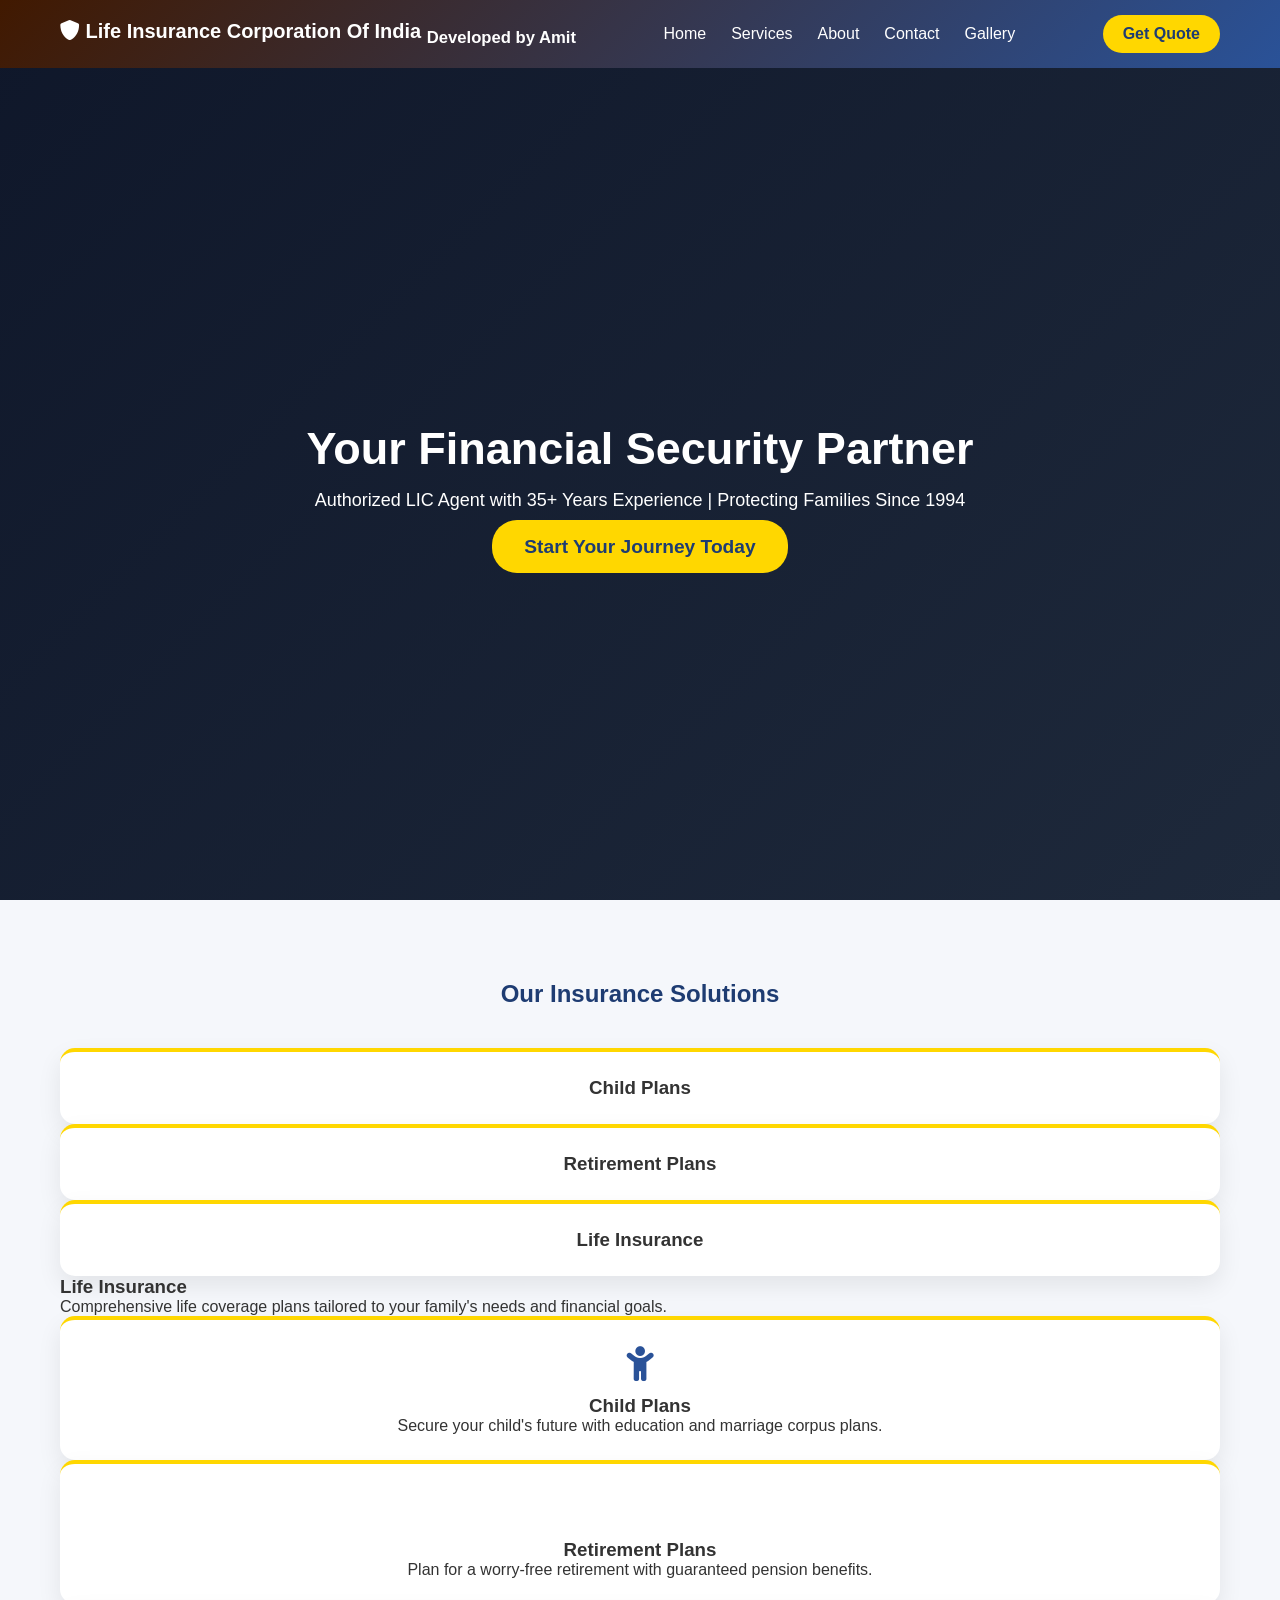
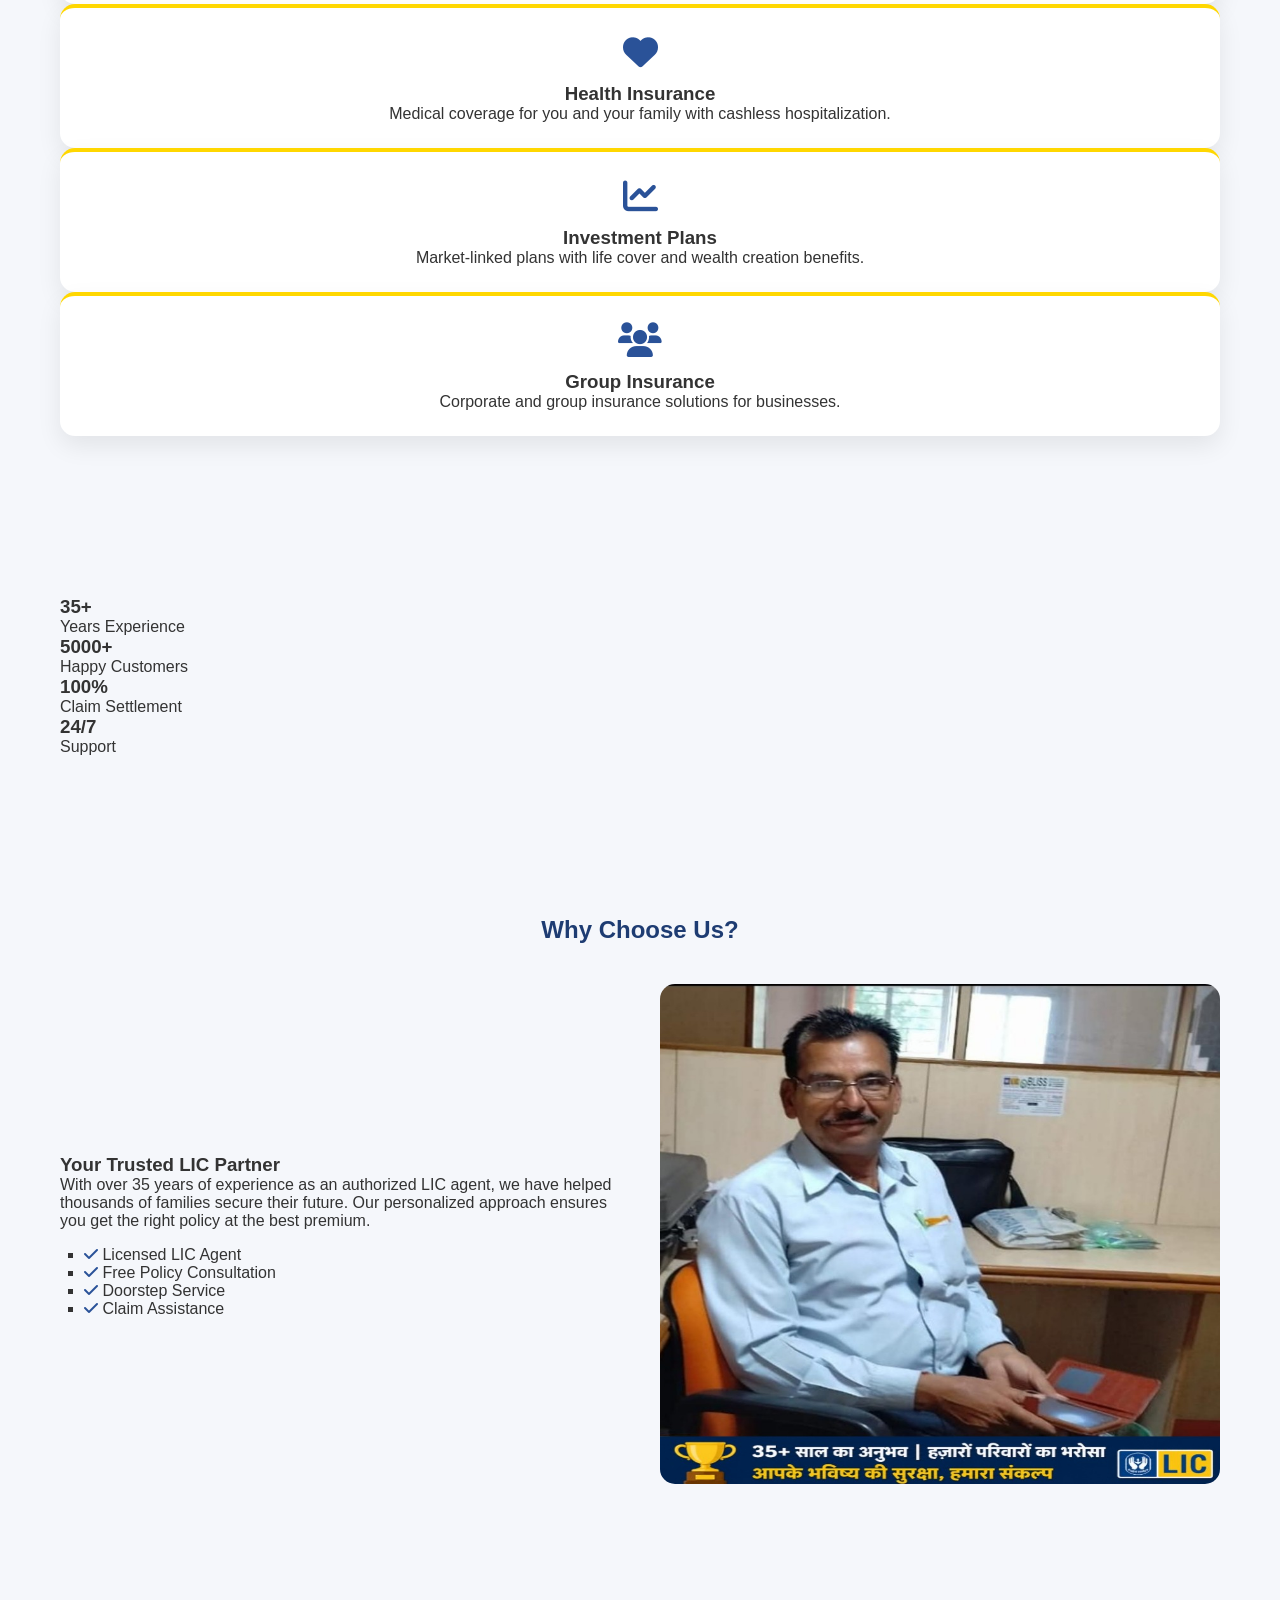
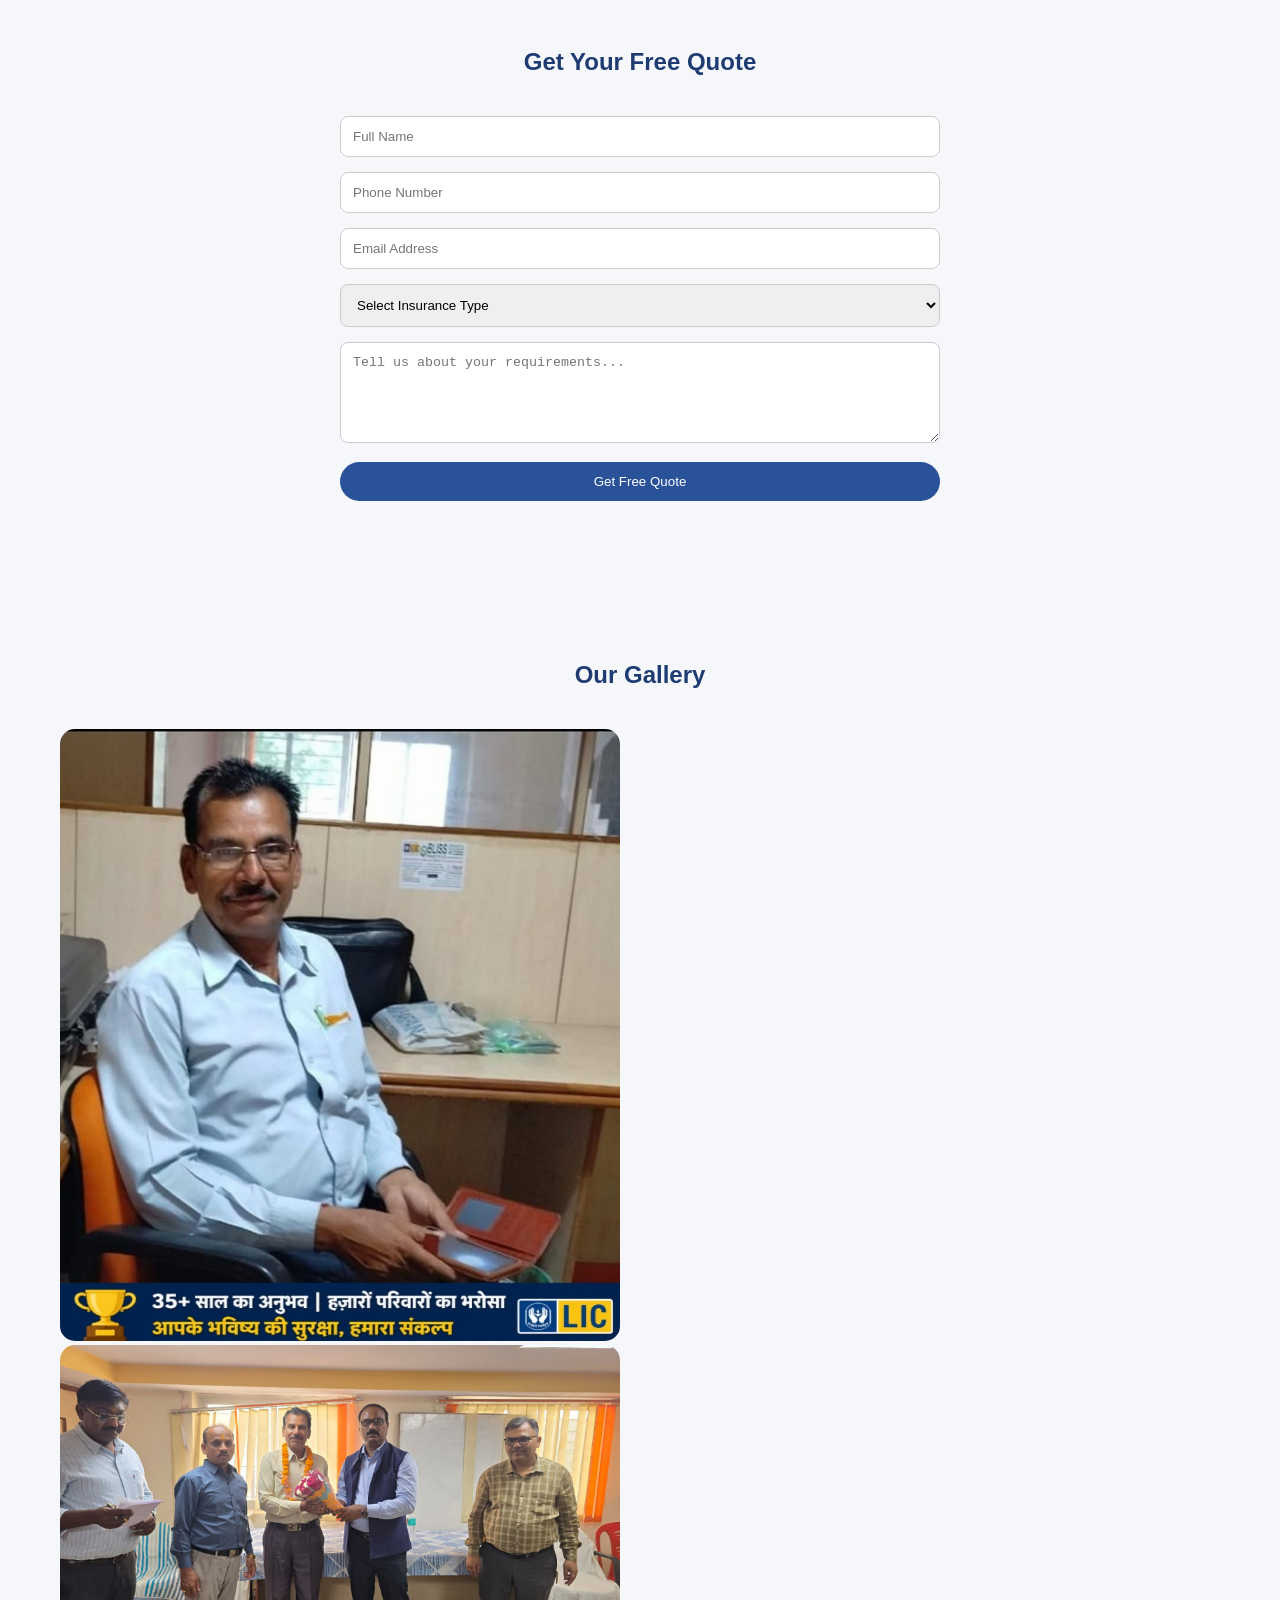
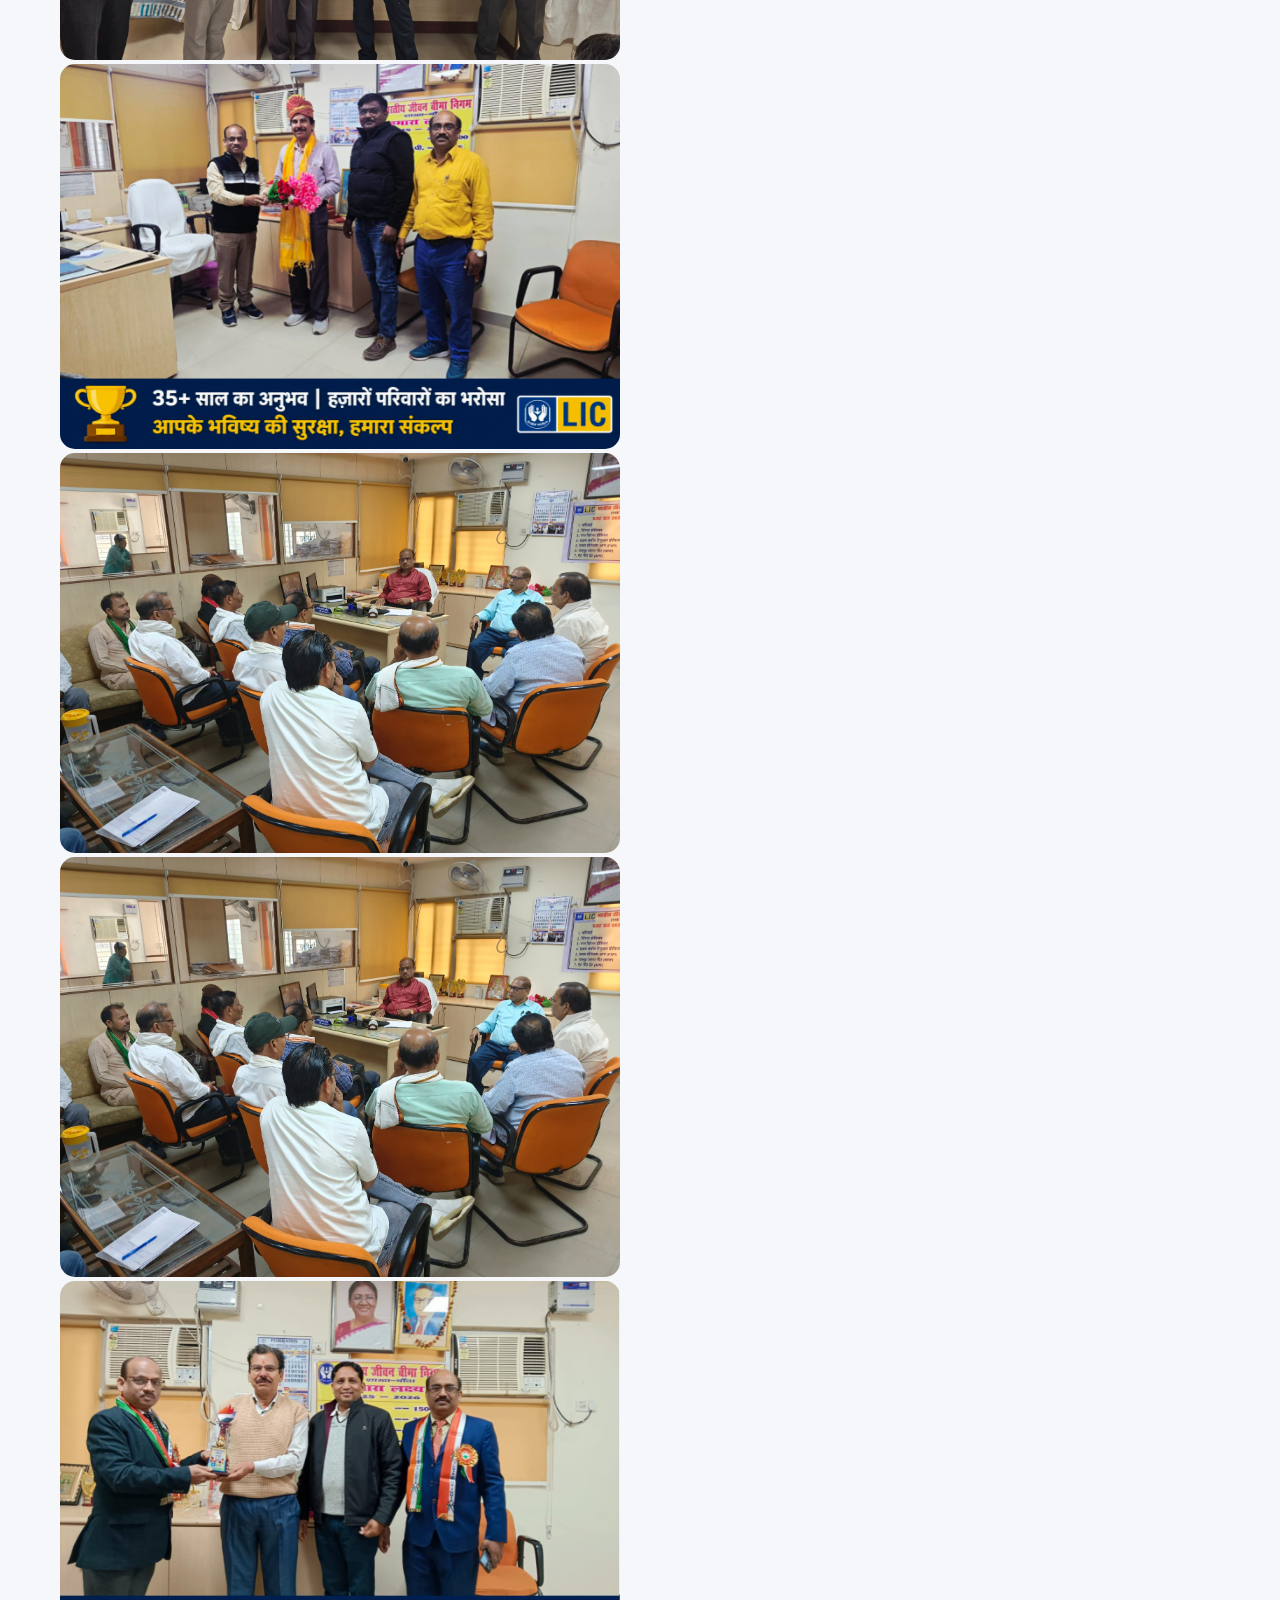
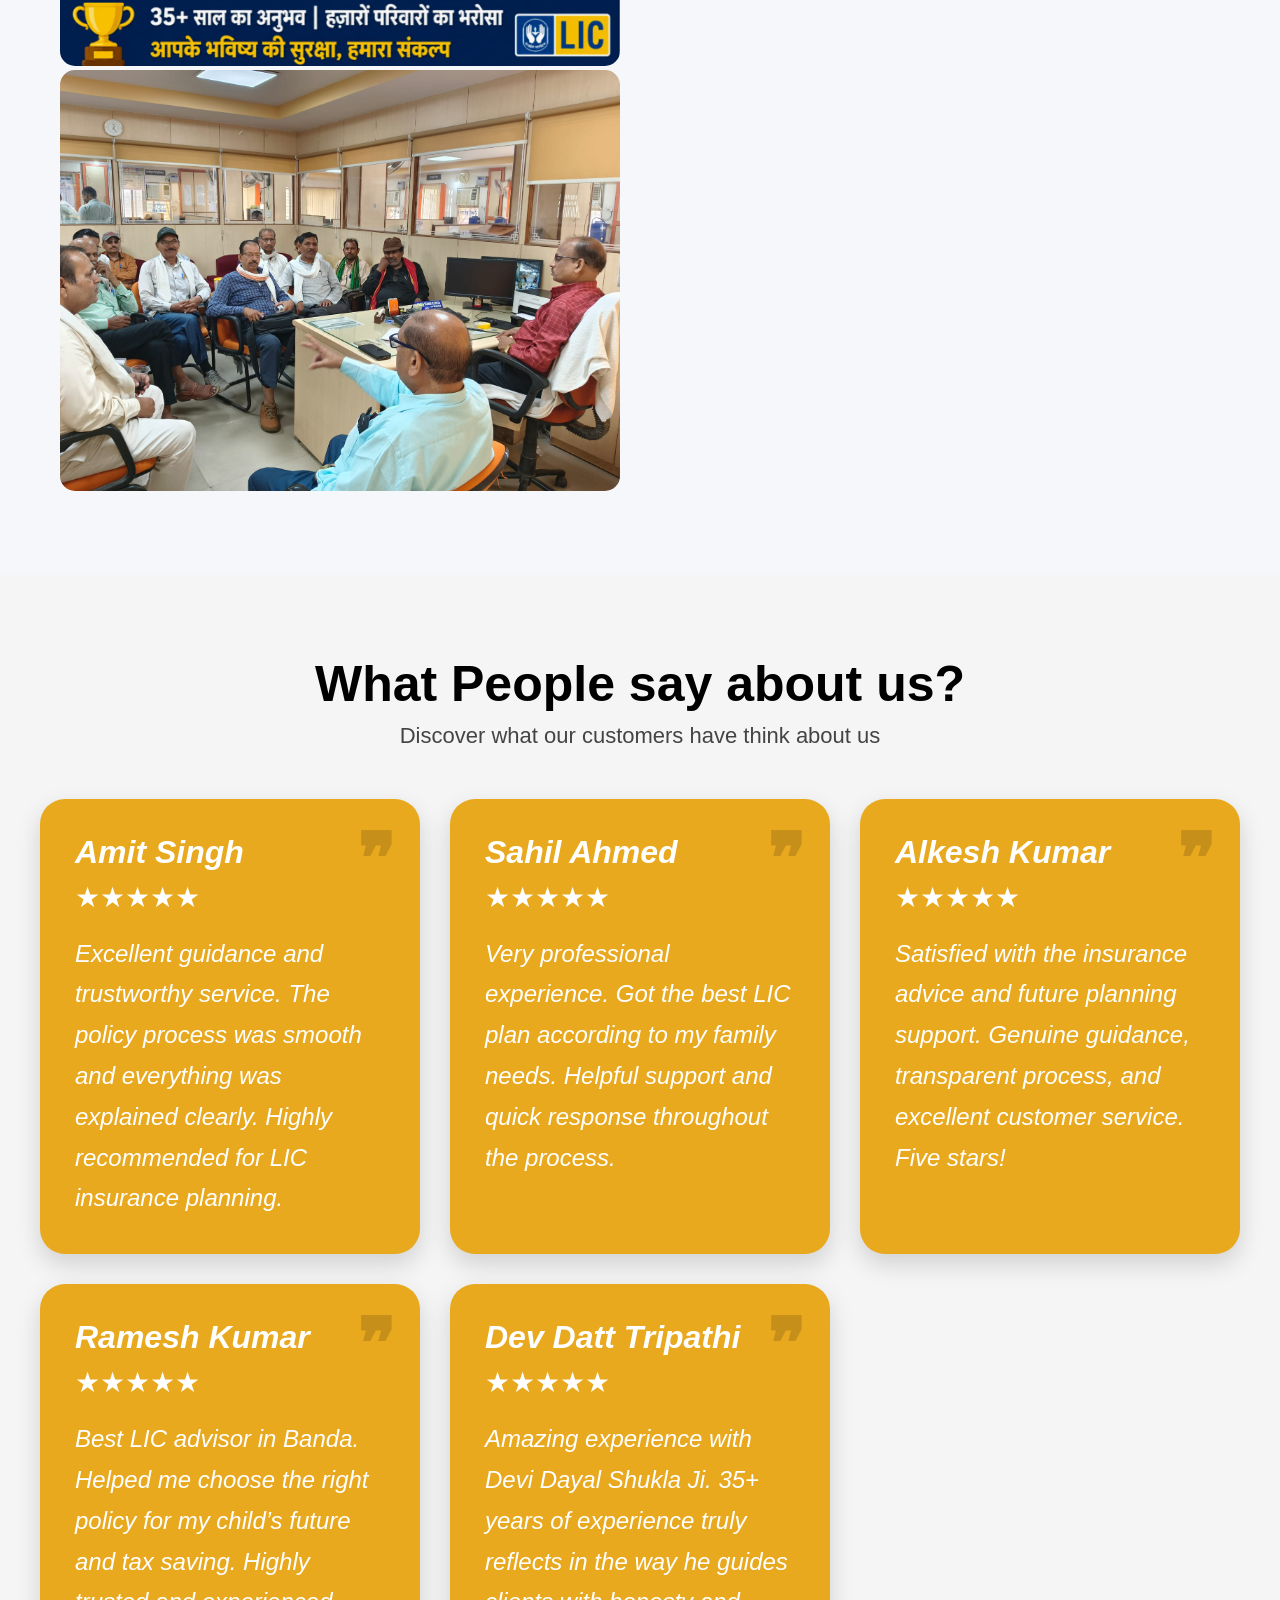
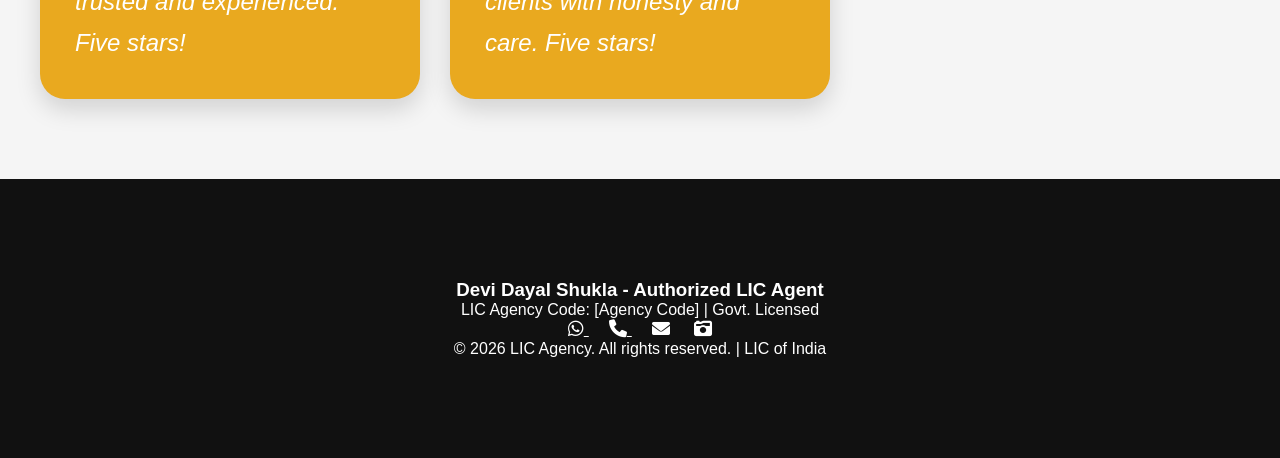
<file: index.HTML>
<!DOCTYPE html>
<html lang="en">
<head>
    <meta charset="UTF-8">
    <meta name="viewport" content="width=device-width, initial-scale=1.0">
    <title>Devi Dayal Shukla - Authorized LIC Agent</title>
    <link href="https://cdnjs.cloudflare.com/ajax/libs/font-awesome/6.0.0/css/all.min.css" rel="stylesheet">
    <style>
        /* RESET */
* {
    margin: 0;
    padding: 0;
    box-sizing: border-box;
}

body {
    font-family: 'Segoe UI', sans-serif;
    background: #f5f7fb;
    color: #333;
}

/* HEADER */
header {
    background: linear-gradient(135deg, #411900, #2a5298);
    padding: 15px 0;
    position: fixed;
    width: 100%;
    top: 0;
    z-index: 1000;
}

nav {
    display: flex;
    justify-content: space-between;
    align-items: center;
    max-width: 1200px;
    margin: auto;
    padding: 0 20px;
}

.logo {
    color: white;
    font-size: 20px;
    font-weight: bold;
}

.nav-links {
    display: flex;
    gap: 25px;
    list-style: none;
}

.nav-links a {
    color: white;
    text-decoration: none;
    transition: 0.3s;
}

.nav-links a:hover {
    color: #ffd700;
}

/* BUTTON */
.cta-button {
    background: #ffd700;
    color: #1e3c72;
    padding: 10px 20px;
    border-radius: 25px;
    text-decoration: none;
    font-weight: bold;
    transition: 0.3s;
}

.cta-button:hover {
    transform: scale(1.05);
}

/* HERO */
.hero {
    height: 100vh;
    display: flex;
    align-items: center;
    justify-content: center;
    text-align: center;
    background: linear-gradient(135deg, #0f172a, #1e293b);
                
    background-size: cover;
    background-position: center;
    color: white;
    padding-top: 80px;
}

.hero h1 {
    font-size: 45px;
    margin-bottom: 15px;
}

.hero p {
    font-size: 18px;
    margin-bottom: 25px;
}

/* SECTION */
.container {
    max-width: 1200px;
    margin: auto;
    padding: 80px 20px;
}

h2 {
    text-align: center;
    margin-bottom: 40px;
    color: #1e3c72;
}

/* SERVICES */
.services-grid {
    display: grid;
    grid-template-columns: repeat(auto-fit, minmax(280px, 1fr));
    gap: 25px;
}

.service-card {
    background: white;
    padding: 25px;
    border-radius: 15px;
    text-align: center;
    box-shadow: 0 10px 25px rgba(0,0,0,0.08);
    transition: 0.3s;
    text-decoration: none;
    color: inherit;
    display: block;
    border-top: 4px solid #ffd700;
}

.service-card:hover {
    transform: translateY(-8px);
    box-shadow: 0 20px 35px rgba(0,0,0,0.15);
}

.service-icon {
    font-size: 35px;
    color: #2a5298;
    margin-bottom: 10px;
}

/* ABOUT */
.about-content {
    display: grid;
    grid-template-columns: 1fr 1fr;
    gap: 40px;
    align-items: center;
}

.about-content img {
    width: 100%;
    border-radius: 15px;
}

/* FORM */
.contact-form {
    max-width: 600px;
    margin: auto;
}

.form-group {
    margin-bottom: 15px;
}

input, textarea, select {
    width: 100%;
    padding: 12px;
    border-radius: 8px;
    border: 1px solid #ccc;
}

input:focus, textarea:focus {
    outline: none;
    border-color: #2a5298;
}

.submit-btn {
    width: 100%;
    padding: 12px;
    background: #2a5298;
    color: white;
    border: none;
    border-radius: 25px;
    cursor: pointer;
}

.submit-btn:hover {
    background: #1e3c72;
}
/* TESTIMONIALS */

.testimonials{
padding:80px 20px;
background:#f5f5f5;
text-align:center;
}

.testimonials h1{
font-size:50px;
font-weight:bold;
margin-bottom:10px;
color:#000;
}

.subtitle{
font-size:22px;
color:#444;
margin-bottom:50px;
}

.testimonial-container{
display:grid;
grid-template-columns:repeat(auto-fit,minmax(320px,1fr));
gap:30px;
max-width:1200px;
margin:auto;
}

.testimonial-card{
background:#e9a91f;
padding:35px;
border-radius:25px;
position:relative;
text-align:left;
color:white;
transition:.3s;
box-shadow:0 10px 25px rgba(0,0,0,0.15);
}

.testimonial-card:hover{
transform:translateY(-10px);
}

.quote{
position:absolute;
top:20px;
right:25px;
font-size:70px;
color:rgba(0,0,0,0.15);
font-weight:bold;
}

.testimonial-card h3{
font-size:32px;
font-style:italic;
margin-bottom:10px;
}

.stars{
font-size:28px;
color:white;
margin-bottom:20px;
}

.testimonial-card p{
font-size:24px;
line-height:1.7;
font-style:italic;
}

/* MOBILE */

@media(max-width:768px){

.testimonials h1{
font-size:34px;
}

.subtitle{
font-size:18px;
}

.testimonial-card h3{
font-size:24px;
}

.testimonial-card p{
font-size:18px;
}

}
/* FOOTER */
footer {
    background: #111;
    color: white;
    text-align: center;
    padding: 20px;
}

.social-links a {
    margin: 0 10px;
    color: white;
    font-size: 18px;
}

.social-links a:hover {
    color: #ffd700;
}

/* RESPONSIVE */
@media(max-width:768px){
    .nav-links {
        display: none;
    }

    .hero h1 {
        font-size: 30px;
    }

    .about-content {
        grid-template-columns: 1fr;
    }
}
    </style>
</head>
<body>
    <!-- Header -->
    <header>
        <nav>
            <div class="logo">
                <i class="fas fa-shield-alt"></i> Life Insurance Corporation Of India <sub>Developed by Amit</Sub>
            </div>
            <ul class="nav-links">
                <li><a href="#home">Home</a></li>
                <li><a href="#services">Services</a></li>
                <li><a href="#about">About</a></li>
                <li><a href="#contact">Contact</a></li>
                <li><a href="#Gallery">Gallery</a></li>
            </ul>
            <a href="#contact" class="cta-button">Get Quote</a>
        </nav>
    </header>

    <!-- Hero Section -->
    <section id="home" class="hero">
        <div class="hero-content">
            <h1>Your Financial Security Partner</h1>
            <p>Authorized LIC Agent with 35+ Years Experience | Protecting Families Since 1994</p>
            <a href="#contact" class="cta-button" style="font-size: 1.2rem; padding: 1rem 2rem;">Start Your Journey Today</a>
        </div>
    </section>

    <!-- Services -->
    <section id="services" class="container">
        <h2>Our Insurance Solutions</h2>
                   <a href="child.html" class="service-card">
    <h3>Child Plans</h3></a>
                <a href="retirement.html" class="service-card">
    <h3>Retirement Plans</h3>
</a>
<a href="life.html" class="service-card">
    <h3>Life Insurance</h3>
</a>
                </div>
                <h3>Life Insurance</h3>
                <p>Comprehensive life coverage plans tailored to your family's needs and financial goals.</p>
            </div>
            <div class="service-card">
                <div class="service-icon">
                    <i class="fas fa-child"></i>
                </div>
                <h3>Child Plans</h3>
                <p>Secure your child's future with education and marriage corpus plans.</p>
            </div>
            <div class="service-card">
                <div class="service-icon">
                    <i class="fas fa-retirement"></i>
                </div>
                <h3>Retirement Plans</h3>
                <p>Plan for a worry-free retirement with guaranteed pension benefits.</p>
            </div>
            <div class="service-card">
                <div class="service-icon">
                    <i class="fas fa-heart"></i>
                </div>
                <h3>Health Insurance</h3>
                <p>Medical coverage for you and your family with cashless hospitalization.</p>
            </div>
            <div class="service-card">
                <div class="service-icon">
                    <i class="fas fa-chart-line"></i>
                </div>
                <h3>Investment Plans</h3>
                <p>Market-linked plans with life cover and wealth creation benefits.</p>
            </div>
            <div class="service-card">
                <div class="service-icon">
                    <i class="fas fa-users"></i>
                </div>
                <h3>Group Insurance</h3>
                <p>Corporate and group insurance solutions for businesses.</p>
            </div>
        </div>
    </section>

    <!-- Stats -->
    <section class="stats">
        <div class="container">
            <div class="stats-grid">
                <div class="stat-item">
                    <h3>35+</h3>
                    <p>Years Experience</p>
                </div>
                <div class="stat-item">
                    <h3>5000+</h3>
                    <p>Happy Customers</p>
                </div>
                <div class="stat-item">
                    <h3>100%</h3>
                    <p>Claim Settlement</p>
                </div>
                <div class="stat-item">
                    <h3>24/7</h3>
                    <p>Support</p>
                </div>
            </div>
        </div>
    </section>

    <!-- About -->
    <section id="about" class="container">
        <h2>Why Choose Us?</h2>
        <div class="about-content">
            <div>
                <h3>Your Trusted LIC Partner</h3>
                <p>With over 35 years of experience as an authorized LIC agent, we have helped thousands of families secure their future. Our personalized approach ensures you get the right policy at the best premium.</p>
                <ul type="square" style="margin-top: 1rem; padding-left: 1.5rem;">
                    <li><i class="fas fa-check" style="color: #2a5298;"></i> Licensed LIC Agent</li>
                    <li><i class="fas fa-check" style="color: #2a5298;"></i> Free Policy Consultation</li>
                    <li><i class="fas fa-check" style="color: #2a5298;"></i> Doorstep Service</li>
                    <li><i class="fas fa-check" style="color: #2a5298;"></i> Claim Assistance</li>
                </ul>
            </div>
<a href="WhatsApp Image 2026-05-27 at 1.54.23 PM.jpeg" target="_blank">
            <img src="WhatsApp Image 2026-05-27 at 1.54.23 PM.jpeg" Height="500" width="400"></a>
        </div>
    </section>

    <!-- Contact -->
    <section id="contact" class="container">
        <h2>Get Your Free Quote</h2>
        <form class="contact-form" onsubmit="sendTowhatsapp(event)">
            <div class="form-group">
                <input type="text" placeholder="Full Name" required>
            </div>
            <div class="form-group">
                <input type="tel" placeholder="Phone Number" required>
            </div>
            <div class="form-group">
                <input type="email" placeholder="Email Address">
            </div>
            <div class="form-group">
                <select required>
                    <option value="">Select Insurance Type</option>
                    <option value="life">Life Insurance</option>
                    <option value="child">Child Plan</option>
                    <option value="retirement">Retirement Plan</option>
                    <option value="health">Health Insurance</option>
                </select>
            </div>
            <div class="form-group">
                <textarea rows="5" placeholder="Tell us about your requirements..."></textarea>
            </div>
            <button type="submit" class="submit-btn">Get Free Quote</button>
        </form>
    </section>

    <!-- Gallery -->
    <section id="Gallery" class="container">
        <h2>Our Gallery</h2>
        <div class="about-content">
<div class="gallery-grid">

<a href="WhatsApp Image 2026-05-27 at 1.54.23 PM.jpeg" target="_blank">
    <img src="WhatsApp Image 2026-05-27 at 1.54.23 PM.jpeg" alt="rel" width="300"></a>

<a href="WhatsApp Image 2026-05-24 at 2.18.36 PM.jpeg" target="_blank">
<img src="WhatsApp Image 2026-05-24 at 2.18.36 PM.jpeg"></a>

<a href="WhatsApp Image 2026-05-27 at 1.54.43 PM.jpeg" target="_blank">
<img src="WhatsApp Image 2026-05-27 at 1.54.43 PM.jpeg"></a>

<a href="WhatsApp Image 2026-05-24 at 11.38.36 AM.jpeg" target="_blank">
<img src="WhatsApp Image 2026-05-24 at 11.38.36 AM.jpeg" Height="400" width="400"></a>

<a href="WhatsApp Image 2026-05-24 at 11.38.36 AM.jpeg" target="_blank">
<img src="WhatsApp Image 2026-05-24 at 11.38.36 AM.jpeg"></a>

<a href="WhatsApp Image 2026-05-27 at 1.54.43 PM (1).jpeg" target="_blank">
<img src="WhatsApp Image 2026-05-27 at 1.54.43 PM (1).jpeg"></a>

<a href="WhatsApp Image 2026-05-24 at 11.38.38 AM.jpeg" target="_blank">
<img src="WhatsApp Image 2026-05-24 at 11.38.38 AM.jpeg"></a>

</div>

</section>
<!-- Testimonials Section -->

<section class="testimonials">

<h1>What People say about us?</h1>

<p class="subtitle">
Discover what our customers have think about us
</p>

<div class="testimonial-container">

<div class="testimonial-card">

<div class="quote">❞</div>

<h3>Amit Singh</h3>

<div class="stars">★★★★★</div>

<p>
Excellent guidance and trustworthy service. The policy process was smooth and everything was explained clearly. Highly recommended for LIC insurance planning.
</p>

</div>

<div class="testimonial-card">

<div class="quote">❞</div>

<h3>Sahil Ahmed</h3>

<div class="stars">★★★★★</div>

<p>
Very professional experience. Got the best LIC plan according to my family needs. Helpful support and quick response throughout the process.
</p>

</div>

<div class="testimonial-card">

<div class="quote">❞</div>

<h3>Alkesh Kumar</h3>

<div class="stars">★★★★★</div>

<p>
Satisfied with the insurance advice and future planning support. Genuine guidance, transparent process, and excellent customer service.
Five stars!
</p>

</div>
<div class="testimonial-card">

<div class="quote">❞</div>

<h3>Ramesh Kumar</h3>

<div class="stars">★★★★★</div>

<p>
Best LIC advisor in Banda. Helped me choose the right policy for my child’s future and tax saving. Highly trusted and experienced.
Five stars!
</p>

</div>

<div class="testimonial-card">

<div class="quote">❞</div>

<h3>Dev Datt Tripathi</h3>

<div class="stars">★★★★★</div>

<p>
Amazing experience with Devi Dayal Shukla Ji. 35+ years of experience truly reflects in the way he guides clients with honesty and care.
Five stars!
</p>

</div>
</div>

</section>
    <!-- Footer -->
    <footer>
        <div class="container">
            <h3>Devi Dayal Shukla - Authorized LIC Agent</h3>
            <p>LIC Agency Code: [Agency Code] | Govt. Licensed</p>
            <div class="social-links">
                <a href="https://wa.me/9415556995?text=Hello%20I%20want%20details" target="_blank">
    <i class="fab fa-whatsapp"></i>
  </a>

  <!-- Phone Call -->
  <a href="tel:9415556995">
    <i class="fas fa-phone"></i>
  </a>

  <!-- Email -->
  <a href="mailto:ddshuklalic@gmail.com">
    <i class="fas fa-envelope"></i></a>
            
  <!-- Instagram -->
  <a href="https://www.instagram.com/devi_dayal_shukla_lic?utm_source=ig_web_button_share_sheet&igsh=ZDNlZDc0MzIxNw==" target="_blank">
    <i class="fa fa-camera-retro fa-1g"></i></a>
            </div>

            <p>&copy; 2026 LIC Agency. All rights reserved. | LIC of India</p>
        </div>
    </footer>

    <script>
        <script>
function sendToWhatsApp(e){
    e.preventDefault();

    let name = document.querySelector('input[type="text"]').value;
    let phone = document.querySelector('input[type="tel"]').value;
    let email = document.querySelector('input[type="email"]').value;
    let message = document.querySelector('textarea').value;

    let url = "https://wa.me/919415556995?text="
    + "Name: " + name + "%0a"
    + "Phone: " + phone + "%0a"
    + "Email: " + email + "%0a"
    + "Message: " + message;

    // 👉 WhatsApp open
    window.open(url, "_blank");

    // 👉 Thank You message
    alert("Thank you! We will contact you soon 😊");

    // 👉 Form reset
    e.target.reset();
}
</script>
</body>
</html>
</file>
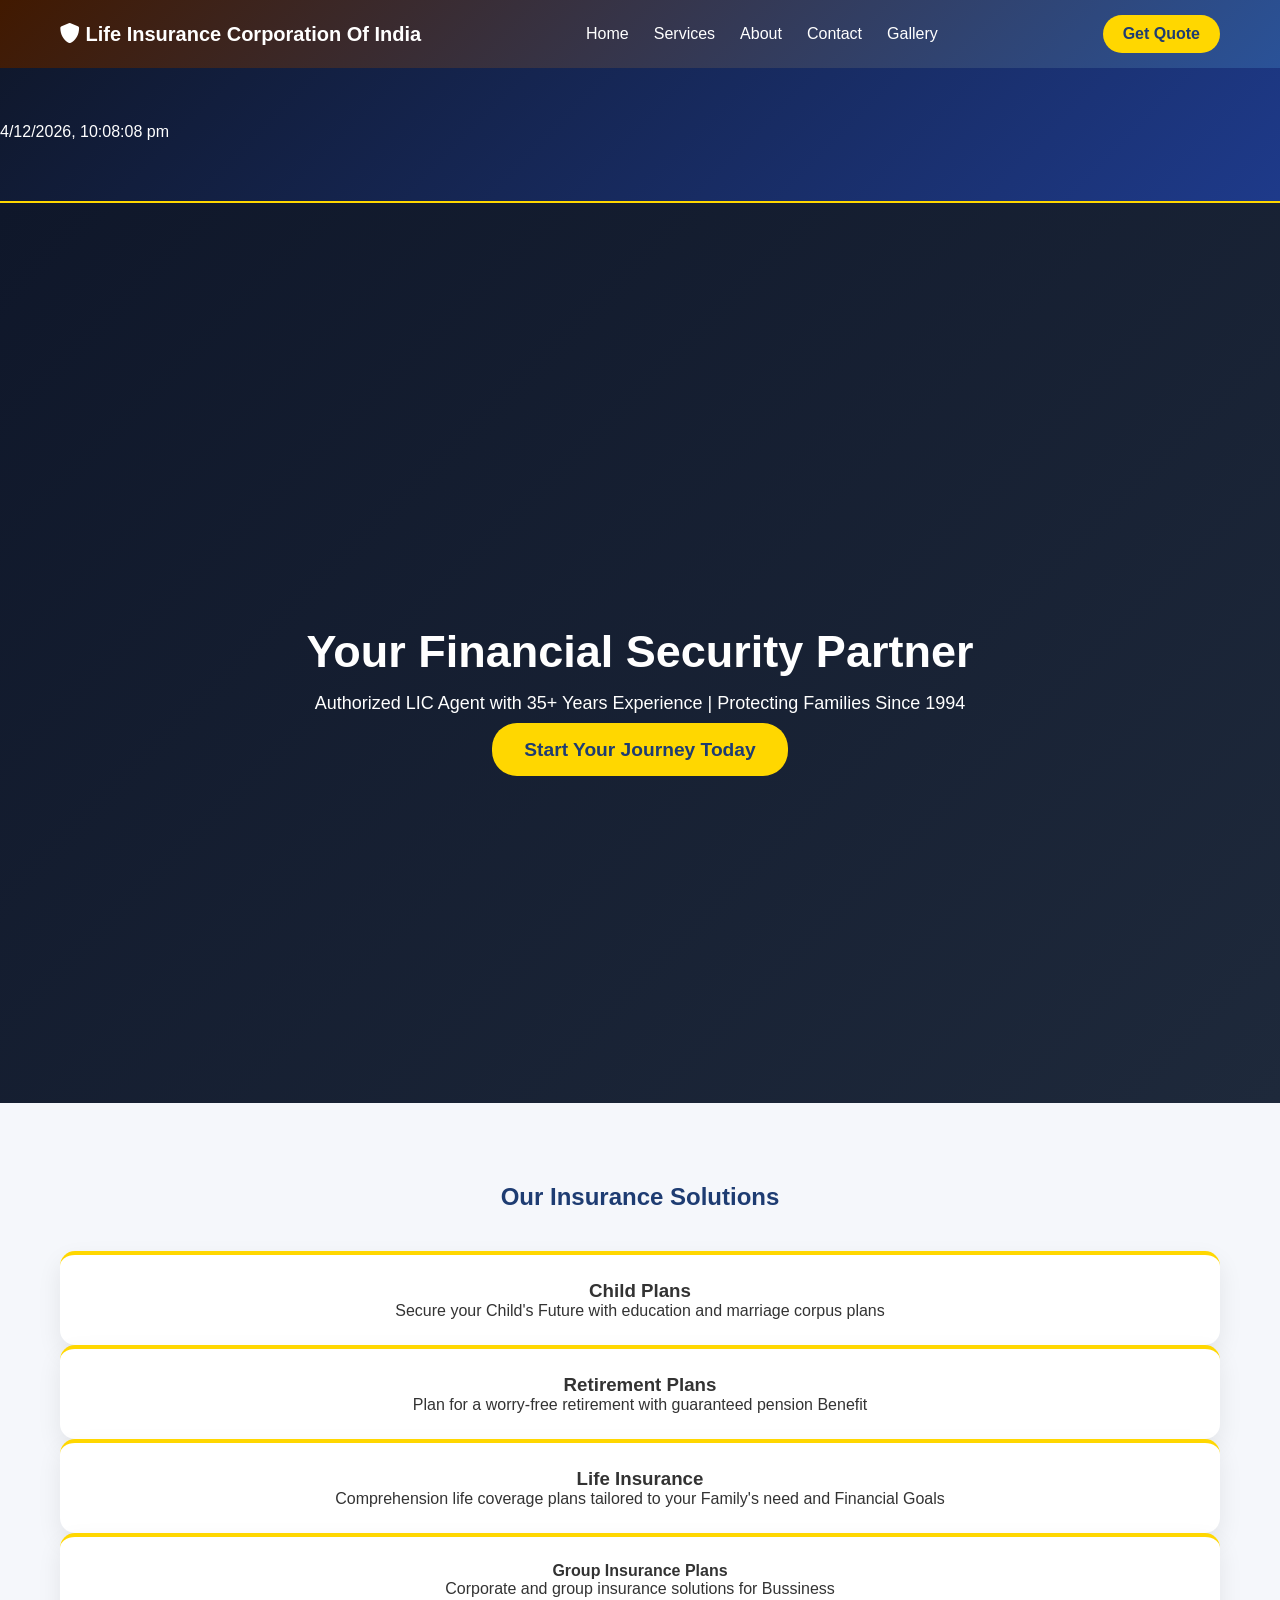
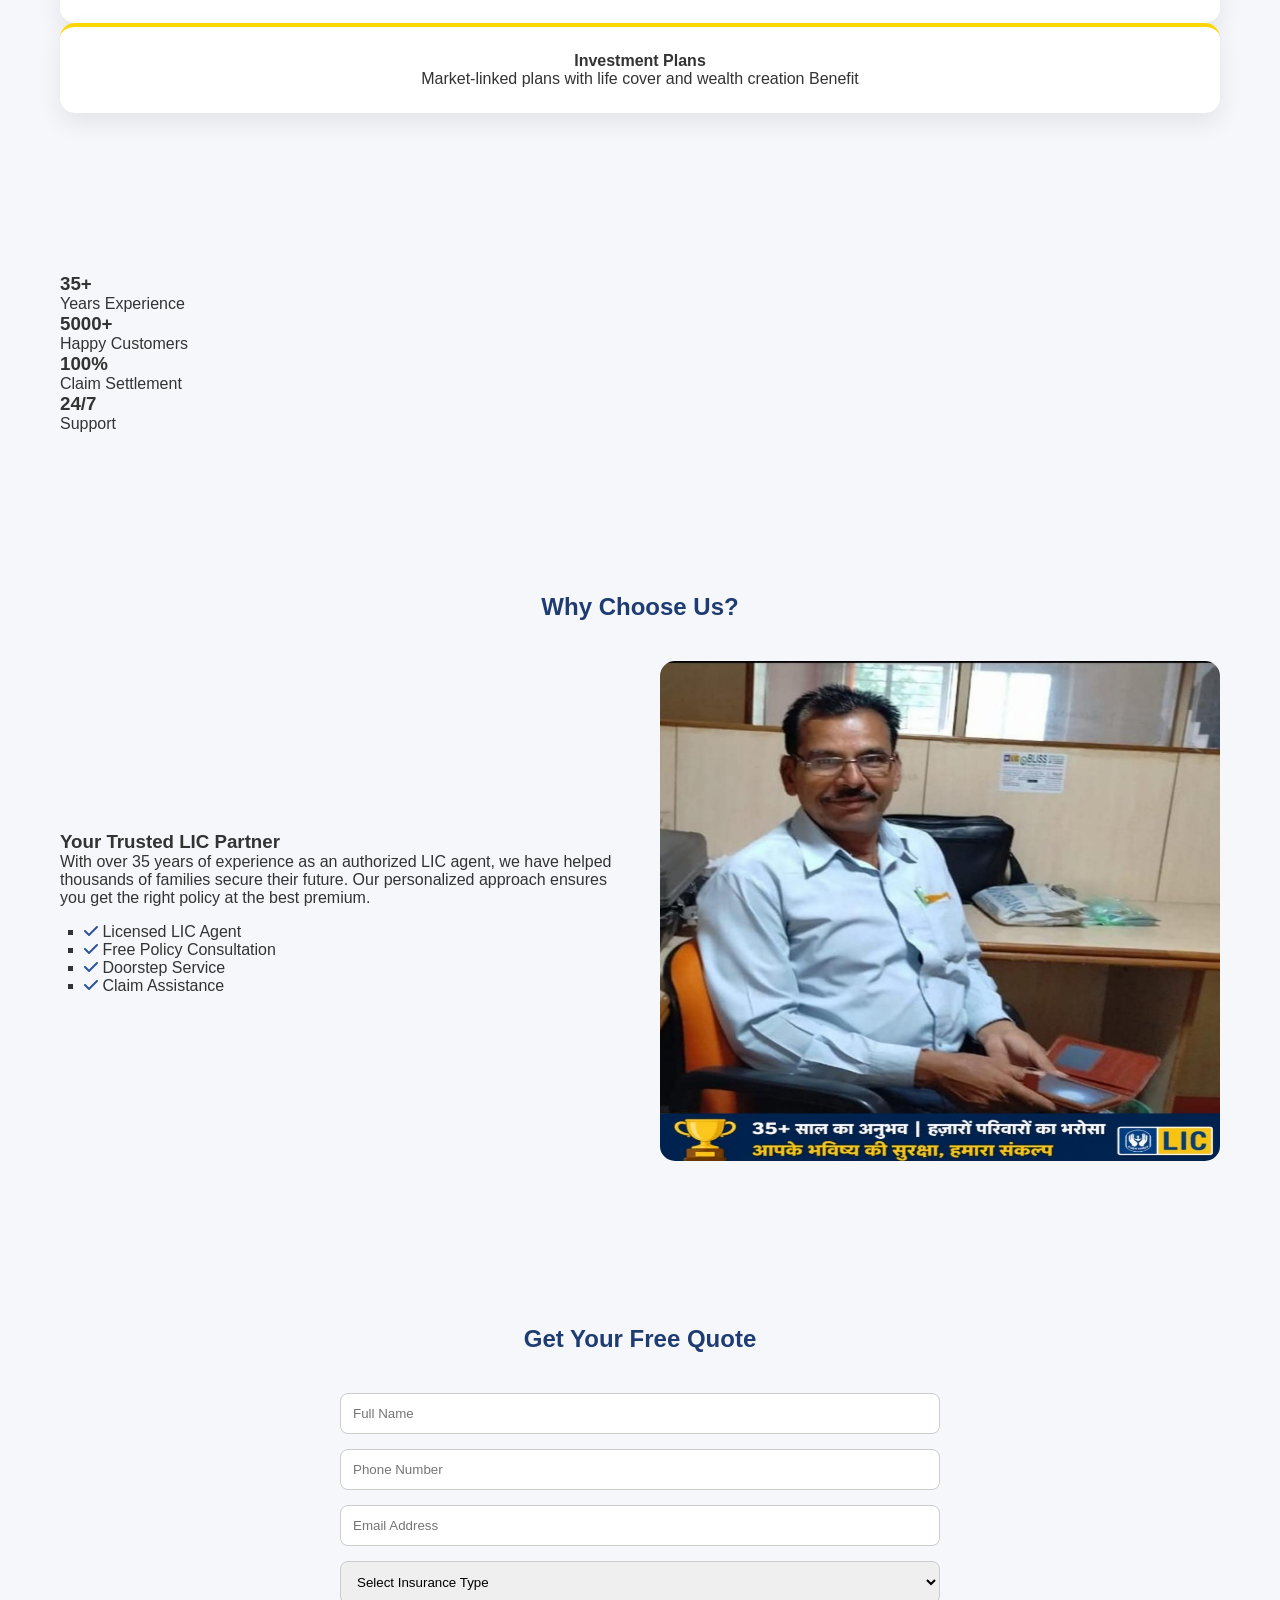
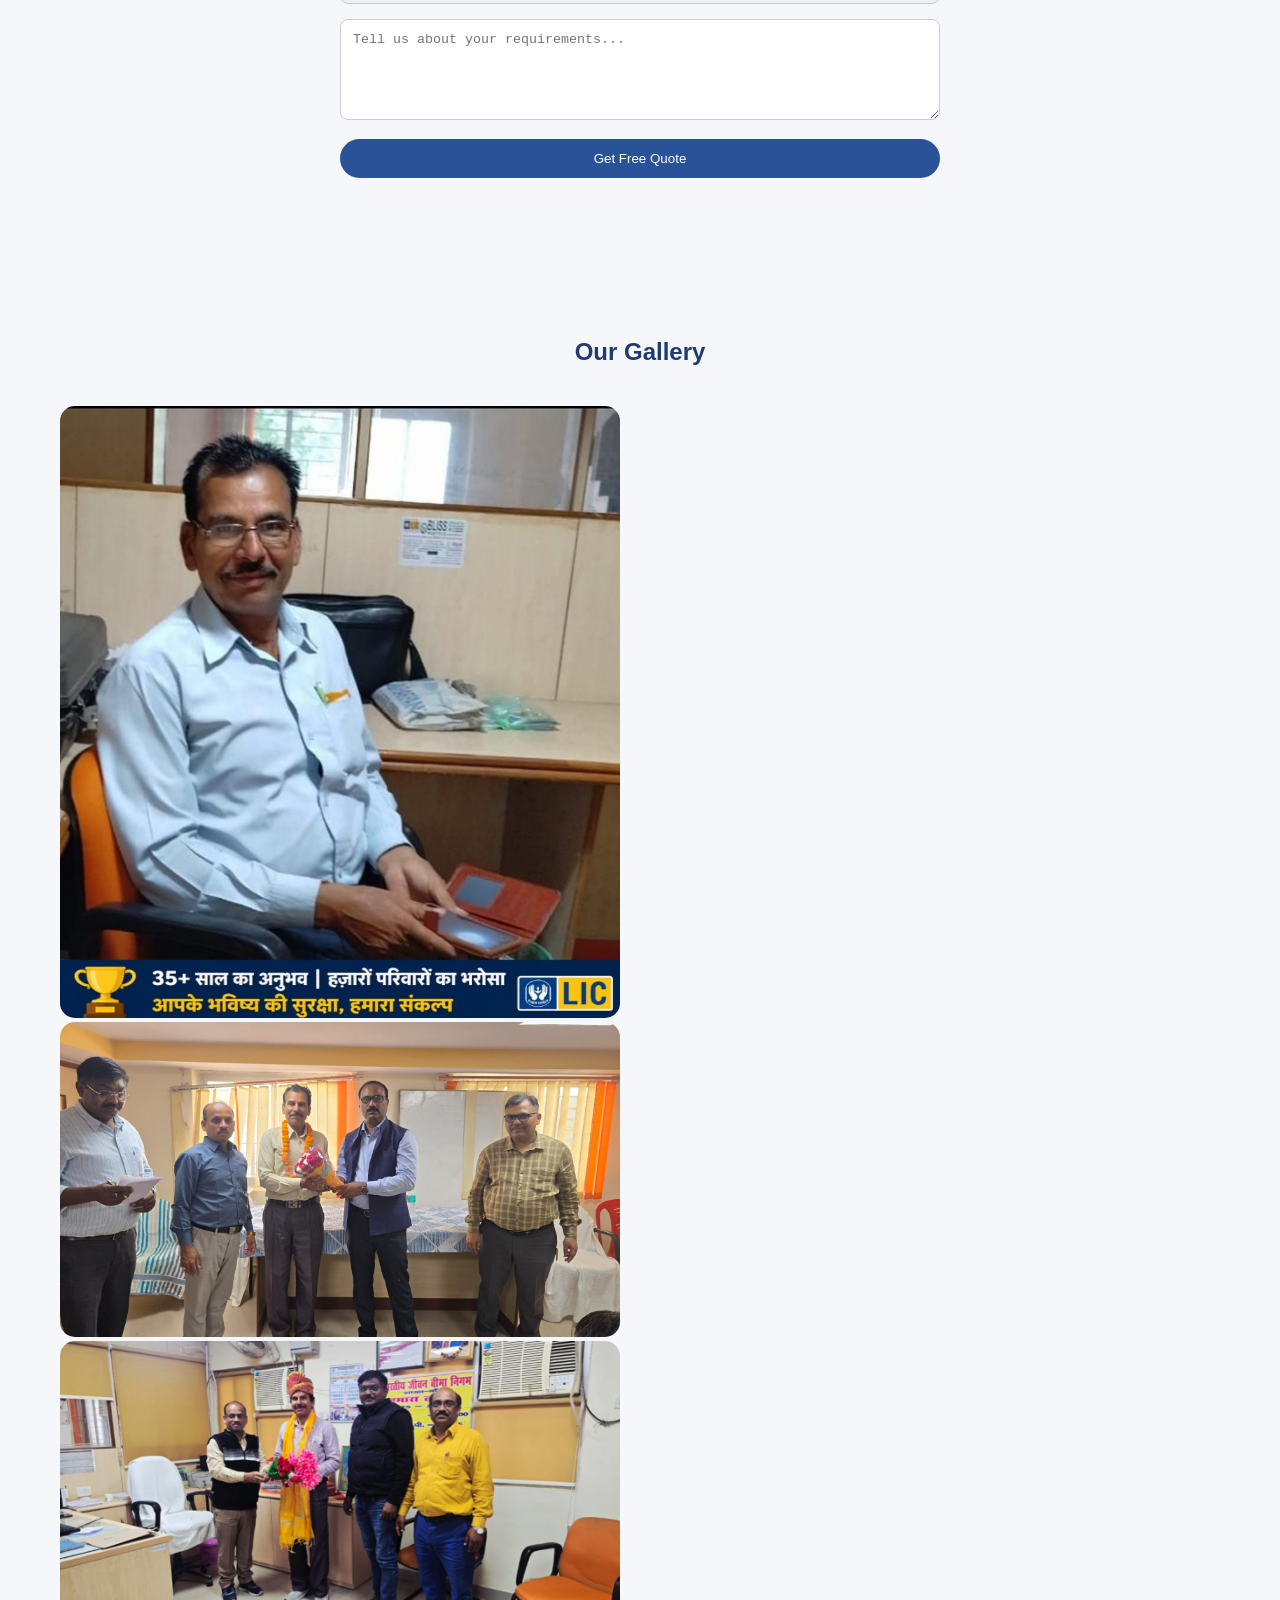
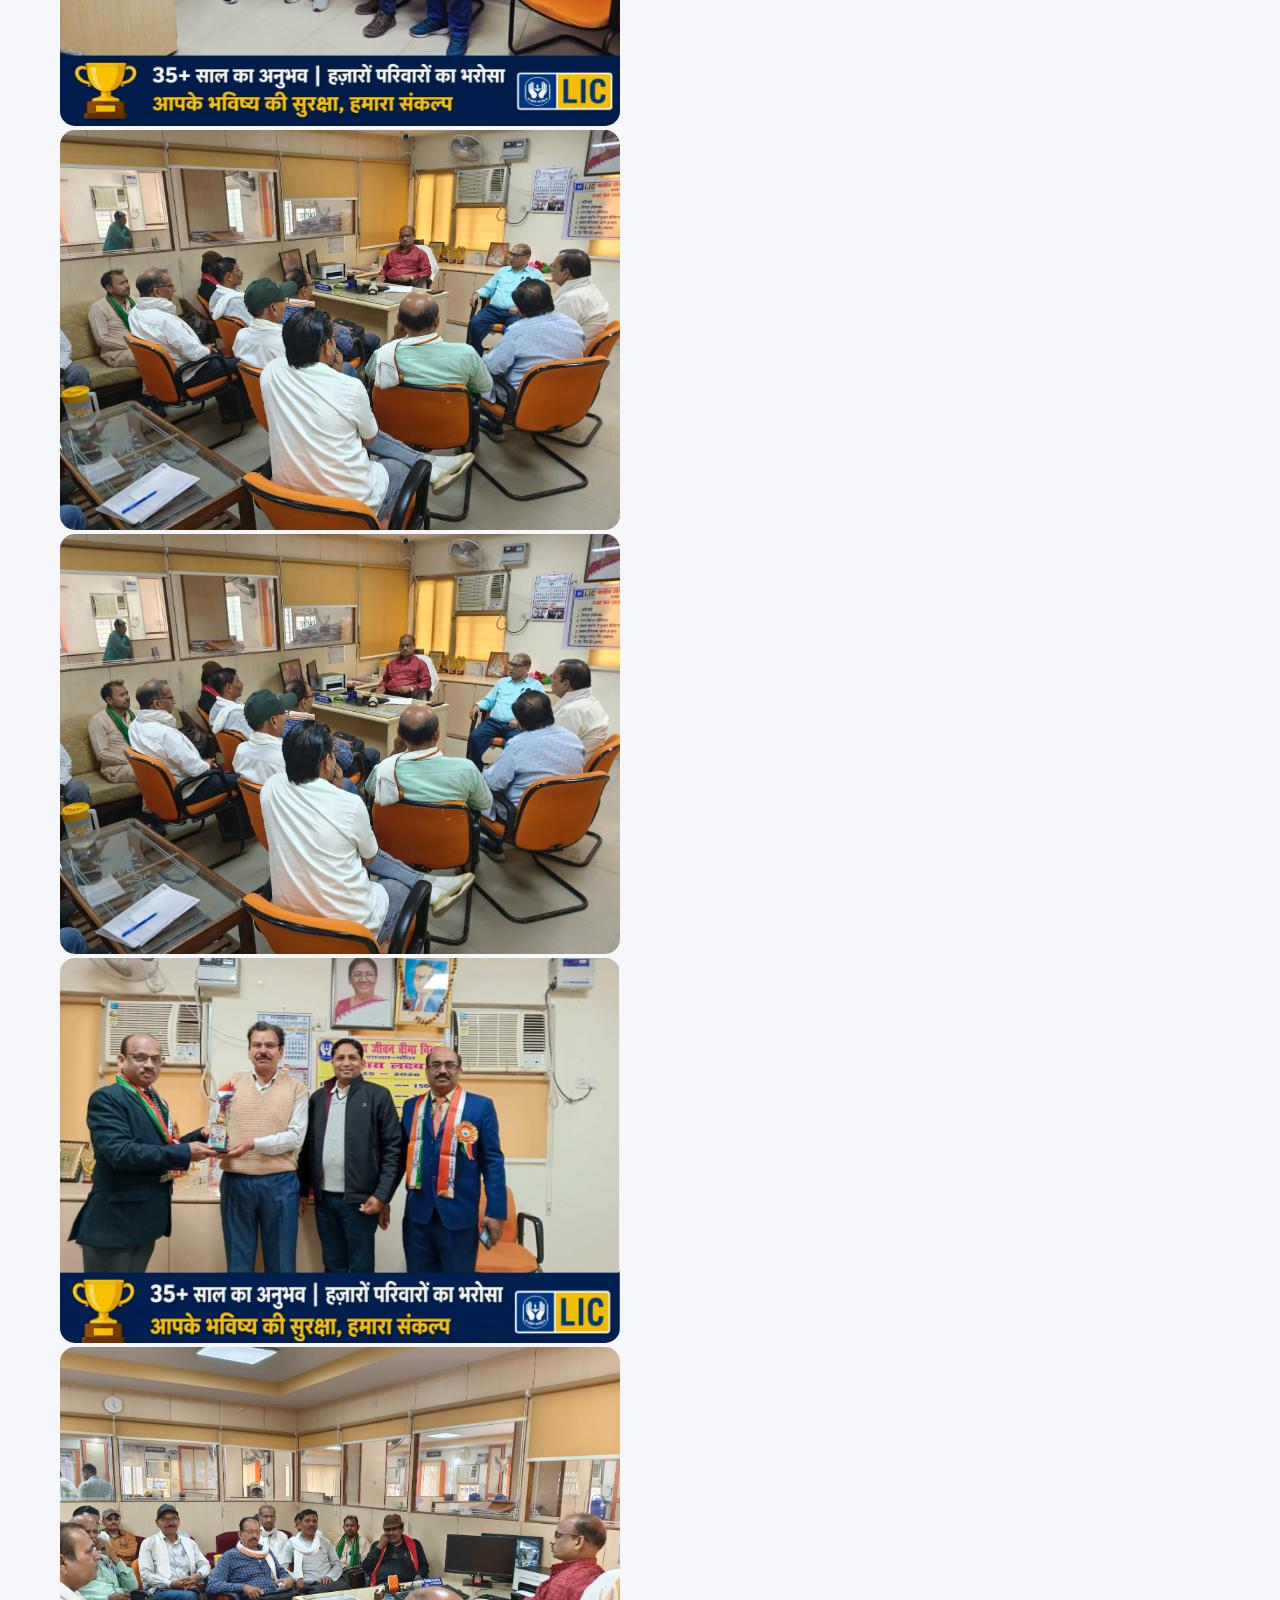
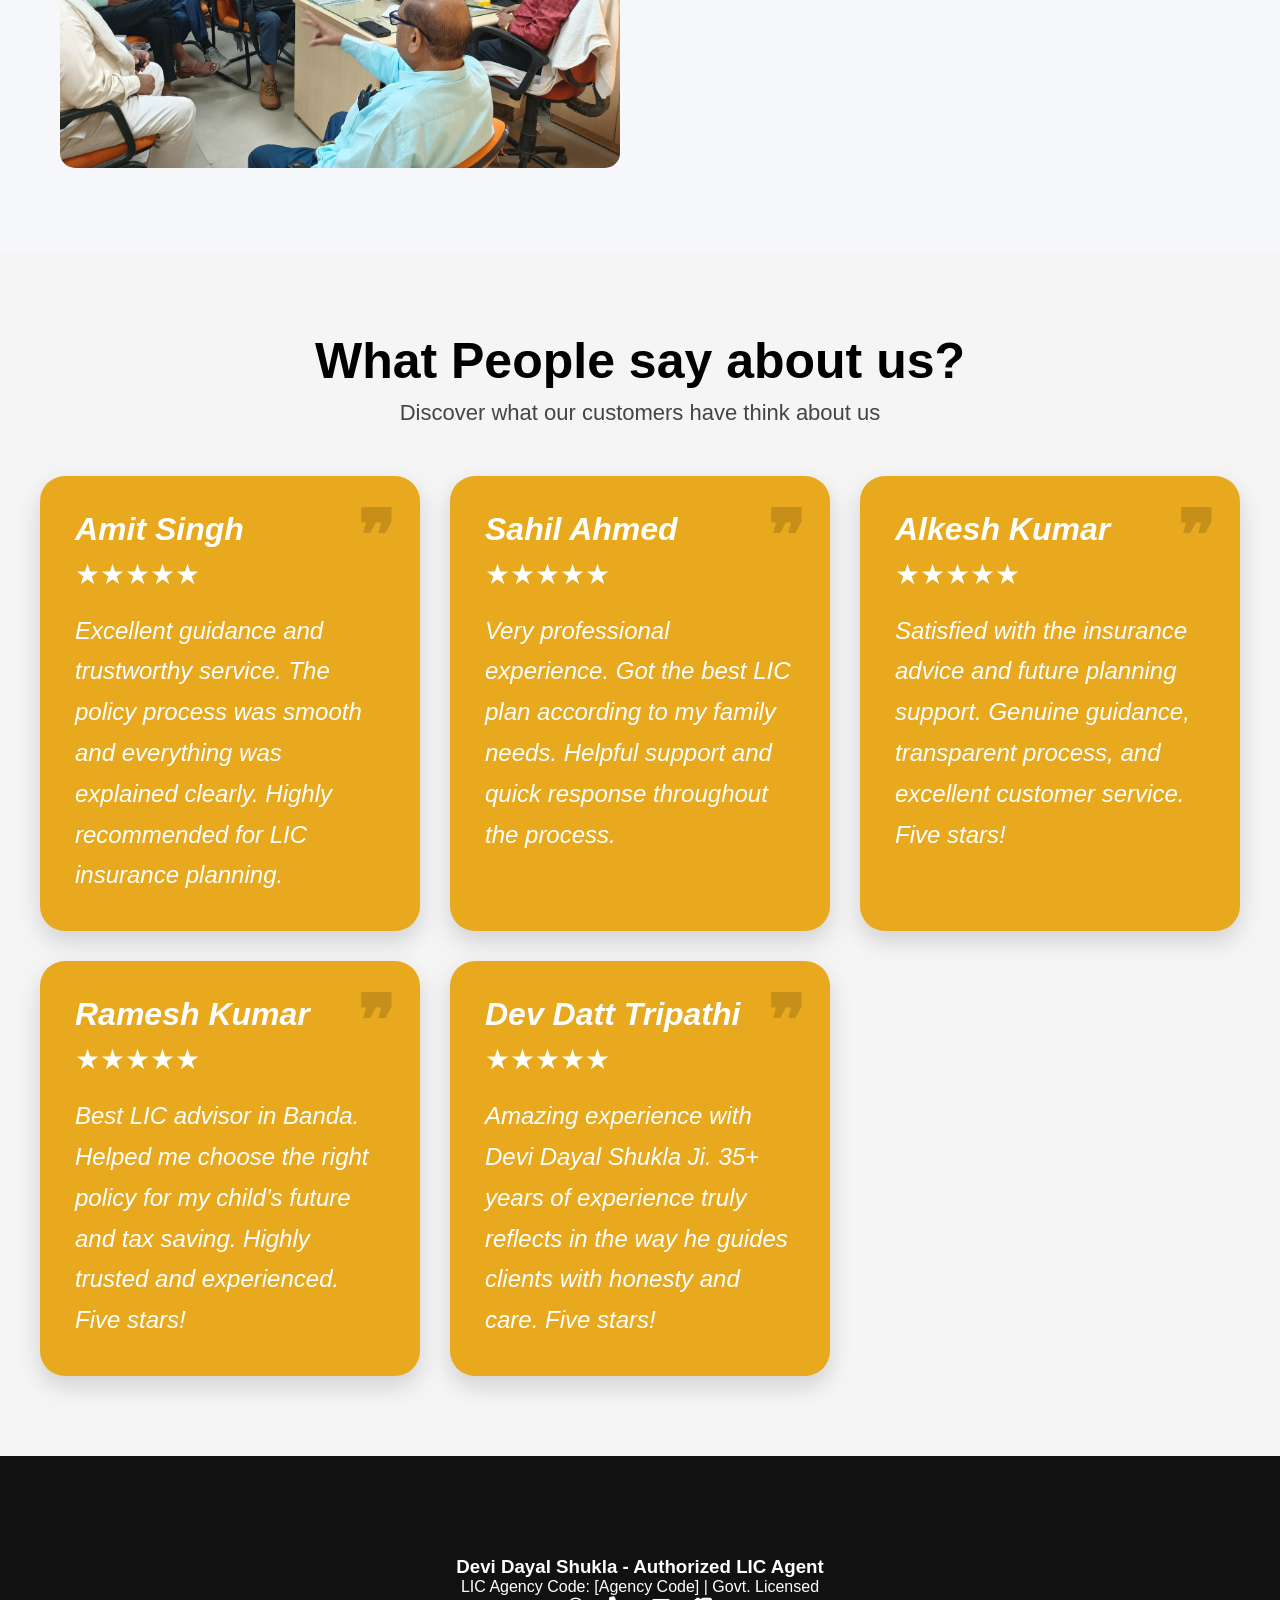
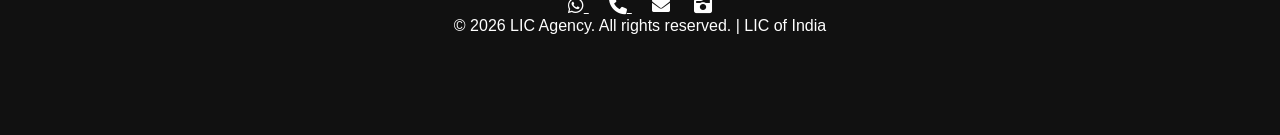
<file: index.html>
<!DOCTYPE html>
<html lang="en">
<head>
    <meta charset="UTF-8">
    <meta name="viewport" content="width=device-width, initial-scale=1.0">
    <title>Devi Dayal Shukla - Authorized LIC Agent</title>
    <link href="https://cdnjs.cloudflare.com/ajax/libs/font-awesome/6.0.0/css/all.min.css" rel="stylesheet">
    <style>
        /* RESET */
* {
    margin: 0;
    padding: 0;
    box-sizing: border-box;
}

body {
    font-family: 'Segoe UI', sans-serif;
    background: #f5f7fb;
    color: #333;
}

/* HEADER */
header {
    background: linear-gradient(135deg, #411900, #2a5298);
    padding: 15px 0;
    position: fixed;
    width: 100%;
    top: 0;
    z-index: 1000;
}

nav {
    display: flex;
    justify-content: space-between;
    align-items: center;
    max-width: 1200px;
    margin: auto;
    padding: 0 20px;
}

.logo {
    color: white;
    font-size: 20px;
    font-weight: bold;
}

.nav-links {
    display: flex;
    gap: 25px;
    list-style: none;
}

.nav-links a {
    color: white;
    text-decoration: none;
    transition: 0.3s;
}

.nav-links a:hover {
    color: #ffd700;
}
/* BUTTON */
.cta-button {
    background: #ffd700;
    color: #1e3c72;
    padding: 10px 20px;
    border-radius: 25px;
    text-decoration: none;
    font-weight: bold;
    transition: 0.3s;
}

.cta-button:hover {
    transform: scale(1.05);
}

/* HERO */
.hero {
    height: 100vh;
    display: flex;
    align-items: center;
    justify-content: center;
    text-align: center;
    background: linear-gradient(135deg, #0f172a, #1e293b);
                
    background-size: cover;
    background-position: center;
    color: white;
    padding-top: 80px;
}

.hero h1 {
    font-size: 45px;
    margin-bottom: 15px;
}

.hero p {
    font-size: 18px;
    margin-bottom: 25px;
}

/* SECTION */
.container {
    max-width: 1200px;
    margin: auto;
    padding: 80px 20px;
}

h2 {
    text-align: center;
    margin-bottom: 40px;
    color: #1e3c72;
}

/* SERVICES */
.services-grid {
    display: grid;
    grid-template-columns: repeat(auto-fit, minmax(280px, 1fr));
    gap: 25px;
}

.service-card {
    background: white;
    padding: 25px;
    border-radius: 15px;
    text-align: center;
    box-shadow: 0 10px 25px rgba(0,0,0,0.08);
    transition: 0.3s;
    text-decoration: none;
    color: inherit;
    display: block;
    border-top: 4px solid #ffd700;
}

.service-card:hover {
    transform: translateY(-8px);
    box-shadow: 0 20px 35px rgba(0,0,0,0.15);
}

.service-icon {
    font-size: 35px;
    color: #2a5298;
    margin-bottom: 10px;
}

/* ABOUT */
.about-content {
    display: grid;
    grid-template-columns: 1fr 1fr;
    gap: 40px;
    align-items: center;
}

.about-content img {
    width: 100%;
    border-radius: 15px;
}

/* FORM */
.contact-form {
    max-width: 600px;
    margin: auto;
}

.form-group {
    margin-bottom: 15px;
}

input, textarea, select {
    width: 100%;
    padding: 12px;
    border-radius: 8px;
    border: 1px solid #ccc;
}

input:focus, textarea:focus {
    outline: none;
    border-color: #2a5298;
}

.submit-btn {
    width: 100%;
    padding: 12px;
    background: #2a5298;
    color: white;
    border: none;
    border-radius: 25px;
    cursor: pointer;
}

.submit-btn:hover {
    background: #1e3c72;
}
/* TESTIMONIALS */

.testimonials{
padding:80px 20px;
background:#f5f5f5;
text-align:center;
}

.testimonials h1{
font-size:50px;
font-weight:bold;
margin-bottom:10px;
color:#000;
}

.subtitle{
font-size:22px;
color:#444;
margin-bottom:50px;
}

.testimonial-container{
display:grid;
grid-template-columns:repeat(auto-fit,minmax(320px,1fr));
gap:30px;
max-width:1200px;
margin:auto;
}

.testimonial-card{
background:#e9a91f;
padding:35px;
border-radius:25px;
position:relative;
text-align:left;
color:white;
transition:.3s;
box-shadow:0 10px 25px rgba(0,0,0,0.15);
}

.testimonial-card:hover{
transform:translateY(-10px);
}

.quote{
position:absolute;
top:20px;
right:25px;
font-size:70px;
color:rgba(0,0,0,0.15);
font-weight:bold;
}

.testimonial-card h3{
font-size:32px;
font-style:italic;
margin-bottom:10px;
}

.stars{
font-size:28px;
color:white;
margin-bottom:20px;
}

.testimonial-card p{
font-size:24px;
line-height:1.7;
font-style:italic;
}

/* MOBILE */

@media(max-width:768px){

.testimonials h1{
font-size:34px;
}

.subtitle{
font-size:18px;
}

.testimonial-card h3{
font-size:24px;
}

.testimonial-card p{
font-size:18px;
}

}
/* FOOTER */
footer {
    background: #111;
    color: white;
    text-align: center;
    padding: 20px;
}

.social-links a {
    margin: 0 10px;
    color: white;
    font-size: 18px;
}

.social-links a:hover {
    color: #ffd700;
}

/* RESPONSIVE */
@media(max-width:768px){
    .nav-links {
        display: none;
    }

    .hero h1 {
        font-size: 30px;
    }

    .about-content {
        grid-template-columns: 1fr;
    }
}
    </style>
</head>
<body>
    <!-- Header -->
    <header>
        <nav>
            <div class="logo">
                <i class="fas fa-shield-alt"></i> Life Insurance Corporation Of India
            </div>
            <ul class="nav-links">
                <li><a href="#home">Home</a></li>
                <li><a href="#services">Services</a></li>
                <li><a href="#about">About</a></li>
                <li><a href="#contact">Contact</a></li>
                <li><a href="#Gallery">Gallery</a></li>
            </ul>
            <a href="#contact" class="cta-button">Get Quote</a>
        </nav>
    </header>

<!-- MOVING LIC TEXT -->

<div class="moving-text-container">

<div class="moving-text">

🏆 35+ Years Experience | Thousands of Happy LIC Customers | Secure Your Family Today 🔥

</div>
<div id="currentTime"></div>
</div>
<style>
/* MOVING TEXT CSS */

.moving-text-container{

width:100%;

overflow:hidden;

white-space:nowrap;

background:linear-gradient(135deg,#0f172a,#1e3a8a);

padding:60px 0;

color:White;

border-top:30px solid gold;

border-bottom:2px solid gold;

}

.moving-text{

display:inline-block;

font-size:28px;

font-weight:bold;

padding-left:100%;

animation:moveText 13s linear infinite;

}

@keyframes moveText{

0%{
transform:translateX(0);
}

100%{
transform:translateX(-100%);
}

}
</style>
    <!-- Hero Section -->
    <section id="home" class="hero">
        <div class="hero-content">
            <h1>Your Financial Security Partner</h1>
            <p>Authorized LIC Agent with 35+ Years Experience | Protecting Families Since 1994</p>
            <a href="#contact" class="cta-button" style="font-size: 1.2rem; padding: 1rem 2rem;">Start Your Journey Today</a>
        </div>
    </section>

    <!-- Services -->
    <section id="services" class="container">
        <h2>Our Insurance Solutions</h2>
                   <a href="child.html" class="service-card">
    <h3>Child Plans</h3>
<p>Secure your Child's Future with education and marriage corpus plans</p>
                <a href="retirement.html" class="service-card">
    <h3>Retirement Plans</h3>
<p>Plan for a worry-free retirement with guaranteed pension Benefit</p>
</a>
<a href="life.html" class="service-card">
    <h3>Life Insurance</h3>
<p>Comprehension life coverage plans tailored to your Family's need and Financial Goals</p>
</a>
<a href="Group Insurance.html" class="service-card">
    <h4>Group Insurance Plans</h4>
<p>Corporate and group insurance solutions for Bussiness</p>
</a>
<a href="investment plans.html" class="service-card">
    <h4>Investment Plans</h4>
<p>Market-linked plans with life cover and wealth creation Benefit</p>
</a>
              </div>
              </section>

    <!-- Stats -->
    <section class="stats">
        <div class="container">
            <div class="stats-grid">
                <div class="stat-item">
                    <h3>35+</h3>
                    <p>Years Experience</p>
                </div>
                <div class="stat-item">
                    <h3>5000+</h3>
                    <p>Happy Customers</p>
                </div>
                <div class="stat-item">
                    <h3>100%</h3>
                    <p>Claim Settlement</p>
                </div>
                <div class="stat-item">
                    <h3>24/7</h3>
                    <p>Support</p>
                </div>
            </div>
        </div>
    </section>

    <!-- About -->
    <section id="about" class="container">
        <h2>Why Choose Us?</h2>
        <div class="about-content">
            <div>
                <h3>Your Trusted LIC Partner</h3>
                <p>With over 35 years of experience as an authorized LIC agent, we have helped thousands of families secure their future. Our personalized approach ensures you get the right policy at the best premium.</p>
                <ul type="square" style="margin-top: 1rem; padding-left: 1.5rem;">
                    <li><i class="fas fa-check" style="color: #2a5298;"></i> Licensed LIC Agent</li>
                    <li><i class="fas fa-check" style="color: #2a5298;"></i> Free Policy Consultation</li>
                    <li><i class="fas fa-check" style="color: #2a5298;"></i> Doorstep Service</li>
                    <li><i class="fas fa-check" style="color: #2a5298;"></i> Claim Assistance</li>
                </ul>
            </div>
<a href="WhatsApp Image 2026-05-27 at 1.54.23 PM.jpeg" target="_blank">
            <img src="WhatsApp Image 2026-05-27 at 1.54.23 PM.jpeg" Height="500" width="400"></a>
        </div>
    </section>

    <!-- Contact -->
    <section id="contact" class="container">
        <h2>Get Your Free Quote</h2>
        <form class="contact-form" onsubmit="handleSubmit(event)">
            <div class="form-group">
                <input type="text" placeholder="Full Name" required>
            </div>
            <div class="form-group">
                <input type="tel" placeholder="Phone Number" required>
            </div>
            <div class="form-group">
                <input type="email" placeholder="Email Address">
            </div>
            <div class="form-group">
                <select required>
                    <option value="">Select Insurance Type</option>
                    <option value="life">Life Insurance</option>
                    <option value="child">Child Plan</option>
                    <option value="retirement">Retirement Plan</option>
                    <option value="health">Health Insurance</option>
                </select>
            </div>
            <div class="form-group">
                <textarea rows="5" placeholder="Tell us about your requirements..."></textarea>
            </div>
            <button type="submit" class="submit-btn">Get Free Quote</button>
        </form>
    </section>

    <!-- Gallery -->
    <section id="Gallery" class="container">
        <h2>Our Gallery</h2>
        <div class="about-content">
<div class="gallery-grid">

<a href="WhatsApp Image 2026-05-27 at 1.54.23 PM.jpeg" target="_blank">
    <img src="WhatsApp Image 2026-05-27 at 1.54.23 PM.jpeg" alt="rel" width="300"></a>

<a href="WhatsApp Image 2026-05-24 at 2.18.36 PM.jpeg" target="_blank">
<img src="WhatsApp Image 2026-05-24 at 2.18.36 PM.jpeg"></a>

<a href="WhatsApp Image 2026-05-27 at 1.54.43 PM.jpeg" target="_blank">
<img src="WhatsApp Image 2026-05-27 at 1.54.43 PM.jpeg"></a>

<a href="WhatsApp Image 2026-05-24 at 11.38.36 AM.jpeg" target="_blank">
<img src="WhatsApp Image 2026-05-24 at 11.38.36 AM.jpeg" Height="400" width="400"></a>

<a href="WhatsApp Image 2026-05-24 at 11.38.36 AM.jpeg" target="_blank">
<img src="WhatsApp Image 2026-05-24 at 11.38.36 AM.jpeg"></a>

<a href="WhatsApp Image 2026-05-27 at 1.54.43 PM (1).jpeg" target="_blank">
<img src="WhatsApp Image 2026-05-27 at 1.54.43 PM (1).jpeg"></a>

<a href="WhatsApp Image 2026-05-24 at 11.38.38 AM.jpeg" target="_blank">
<img src="WhatsApp Image 2026-05-24 at 11.38.38 AM.jpeg"></a>

</div>

</section>
<!-- Testimonials Section -->

<section class="testimonials">

<h1>What People say about us?</h1>

<p class="subtitle">
Discover what our customers have think about us
</p>

<div class="testimonial-container">

<div class="testimonial-card">

<div class="quote">❞</div>

<h3>Amit Singh</h3>

<div class="stars">★★★★★</div>

<p>
Excellent guidance and trustworthy service. The policy process was smooth and everything was explained clearly. Highly recommended for LIC insurance planning.
</p>

</div>

<div class="testimonial-card">

<div class="quote">❞</div>

<h3>Sahil Ahmed</h3>

<div class="stars">★★★★★</div>

<p>
Very professional experience. Got the best LIC plan according to my family needs. Helpful support and quick response throughout the process.
</p>

</div>

<div class="testimonial-card">

<div class="quote">❞</div>

<h3>Alkesh Kumar</h3>

<div class="stars">★★★★★</div>

<p>
Satisfied with the insurance advice and future planning support. Genuine guidance, transparent process, and excellent customer service.
Five stars!
</p>

</div>
<div class="testimonial-card">

<div class="quote">❞</div>

<h3>Ramesh Kumar</h3>

<div class="stars">★★★★★</div>

<p>
Best LIC advisor in Banda. Helped me choose the right policy for my child’s future and tax saving. Highly trusted and experienced.
Five stars!
</p>

</div>

<div class="testimonial-card">

<div class="quote">❞</div>

<h3>Dev Datt Tripathi</h3>

<div class="stars">★★★★★</div>

<p>
Amazing experience with Devi Dayal Shukla Ji. 35+ years of experience truly reflects in the way he guides clients with honesty and care.
Five stars!
</p>

</div>
</div>

</section>
<script>

function handleSubmit(event) {

event.preventDefault();

let name = document.querySelector('input[type="text"]').value;
let phone = document.querySelector('input[type="tel"]').value;
let email = document.querySelector('input[type="email"]').value;
let plan = document.querySelector('select').value;
let message = document.querySelector('textarea').value;

let whatsappMessage =
`New LIC Inquiry

Name: ${name}
Phone: ${phone}
Email: ${email}
Plan: ${plan}

Message:
${message}`;

let whatsappURL =
"https://wa.me/919415556995?text=" + encodeURIComponent(whatsappMessage);

window.open(whatsappURL, "_blank");

alert("Thank You! Your message is being sent to WhatsApp.");

event.target.reset();
}

</script>
<script>

        // Smooth scrolling
        document.querySelectorAll('a[href^="#"]').forEach(anchor => {
            anchor.addEventListener('click', function (e) {
                e.preventDefault();
                document.querySelector(this.getAttribute('href')).scrollIntoView({
                    behavior: 'smooth'
                });
            });
        });

        // Add scroll effect to header
        window.addEventListener('scroll', () => {
            const header = document.querySelector('header');
            if (window.scrollY > 100) {
               
                header.style.backdropFilter = 'blur(10px)';
            } else {
              
                header.style.backdropFilter = 'none';
            }
        });
    </script>

    <!-- Footer -->
    <footer>
        <div class="container">
            <h3>Devi Dayal Shukla - Authorized LIC Agent</h3>
            <p>LIC Agency Code: [Agency Code] | Govt. Licensed</p>
            <div class="social-links">
                <a href="https://wa.me/9415556995?text=Hello%20I%20want%20details" target="_blank">
    <i class="fab fa-whatsapp"></i>
  </a>

  <!-- Phone Call -->
  <a href="tel:9415556995">
    <i class="fas fa-phone"></i>
  </a>

  <!-- Email -->
  <a href="mailto:ddshuklalic@gmail.com">
    <i class="fas fa-envelope"></i></a>
            
  <!-- Instagram -->
  <a href="https://www.instagram.com/devi_dayal_shukla_lic?utm_source=ig_web_button_share_sheet&igsh=ZDNlZDc0MzIxNw==" target="_blank">
    <i class="fa fa-camera-retro fa-1g"></i></a>
            </div>

            <p>&copy; 2026 LIC Agency. All rights reserved. | LIC of India</p>
        </div>
    </footer>
    <!-- Javascript File --!>
    <script src="script.js"></script>
</body>
</html>
</file>
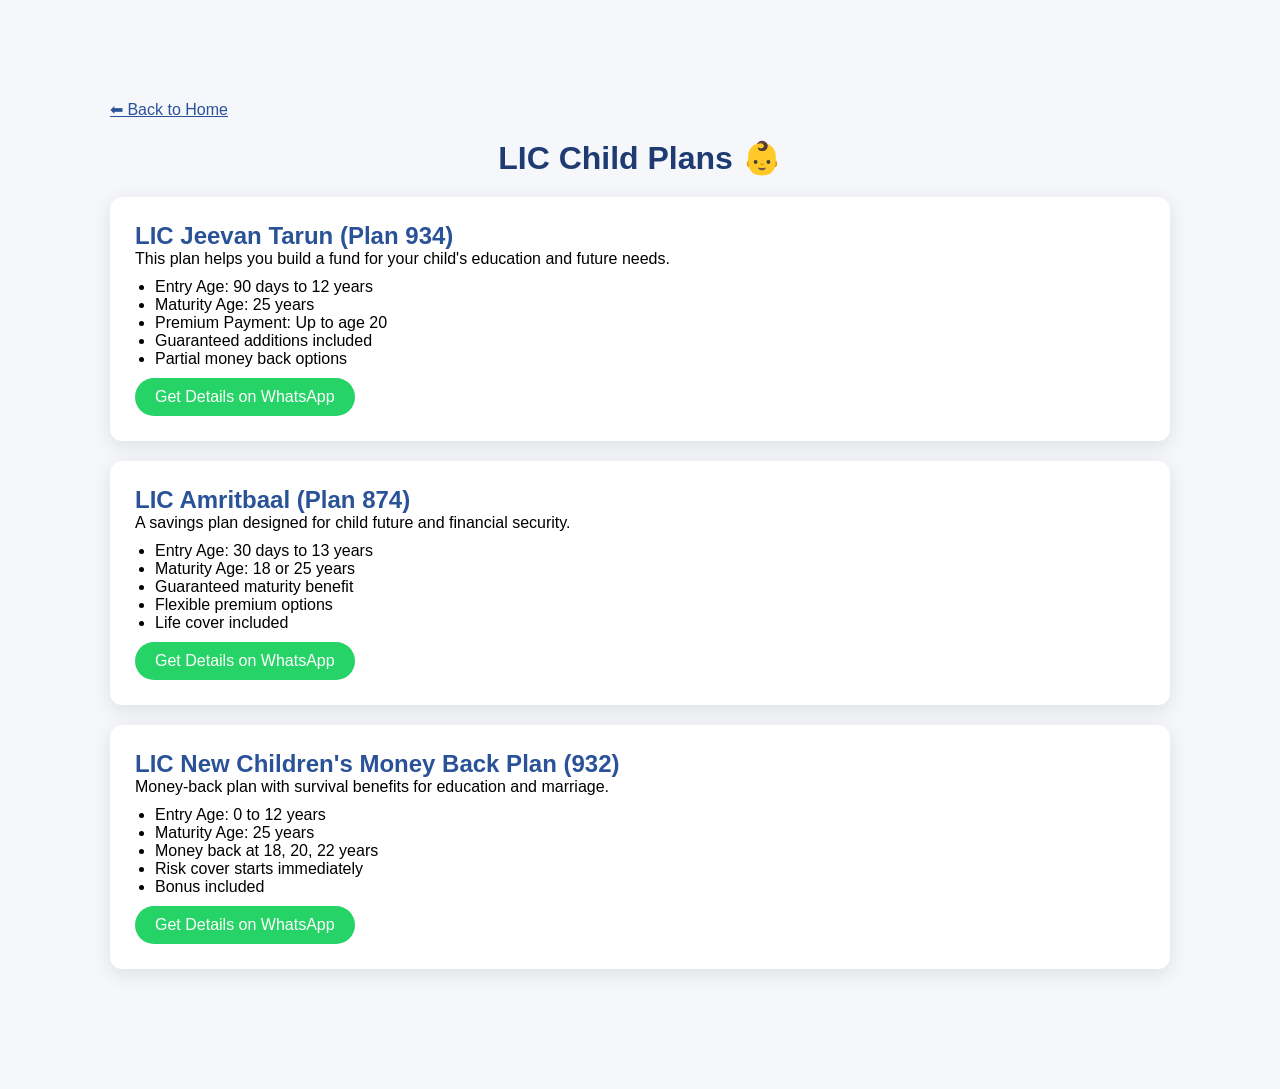
<file: child.html>
<!DOCTYPE html>

<html lang="en">
<head>
<meta charset="UTF-8">
<meta name="viewport" content="width=device-width, initial-scale=1.0">
<title>LIC Child Plans</title>

<link rel="stylesheet" href="style.css">

<style>
body {
    font-family: Arial;
    background: #f5f7fb;
}

/* PAGE */
.page {
    max-width: 1100px;
    margin: auto;
    padding: 100px 20px;
}

h1 {
    text-align: center;
    color: #1e3c72;
    margin-bottom: 20px;
}

.plan-card {
    background: white;
    padding: 25px;
    border-radius: 12px;
    margin-bottom: 20px;
    box-shadow: 0 5px 20px rgba(0,0,0,0.1);
}

.plan-card h2 {
    color: #2a5298;
}

.plan-card ul {
    margin-top: 10px;
    padding-left: 20px;
}

.whatsapp-btn {
    display: inline-block;
    margin-top: 10px;
    padding: 10px 20px;
    background: #25D366;
    color: white;
    border-radius: 20px;
    text-decoration: none;
}

/* BACK BUTTON */
.back {
    margin-bottom: 20px;
    display: inline-block;
    color: #2a5298;
}
</style>

</head>

<body>

<div class="page">

<a href="index.html" class="back">⬅ Back to Home</a>

<h1>LIC Child Plans 👶</h1>

<!-- PLAN 1 -->

<div class="plan-card">
<h2>LIC Jeevan Tarun (Plan 934)</h2>

<p>This plan helps you build a fund for your child's education and future needs.</p>

<ul>
<li>Entry Age: 90 days to 12 years</li>
<li>Maturity Age: 25 years</li>
<li>Premium Payment: Up to age 20</li>
<li>Guaranteed additions included</li>
<li>Partial money back options</li>
</ul>

<a href="https://wa.me/919415556995?text=I%20want%20Jeevan%20Tarun%20Plan" class="whatsapp-btn">
Get Details on WhatsApp
</a>
</div>

<!-- PLAN 2 -->

<div class="plan-card">
<h2>LIC Amritbaal (Plan 874)</h2>

<p>A savings plan designed for child future and financial security.</p>

<ul>
<li>Entry Age: 30 days to 13 years</li>
<li>Maturity Age: 18 or 25 years</li>
<li>Guaranteed maturity benefit</li>
<li>Flexible premium options</li>
<li>Life cover included</li>
</ul>

<a href="https://wa.me/919415556995?text=I%20want%20Amritbaal%20Plan" class="whatsapp-btn">
Get Details on WhatsApp
</a>
</div>

<!-- PLAN 3 -->

<div class="plan-card">
<h2>LIC New Children's Money Back Plan (932)</h2>

<p>Money-back plan with survival benefits for education and marriage.</p>

<ul>
<li>Entry Age: 0 to 12 years</li>
<li>Maturity Age: 25 years</li>
<li>Money back at 18, 20, 22 years</li>
<li>Risk cover starts immediately</li>
<li>Bonus included</li>
</ul>

<a href="https://wa.me/919415556995?text=I%20want%20Child%20Money%20Back%20Plan" class="whatsapp-btn">
Get Details on WhatsApp
</a>
</div>

</div>

</body>
</html>
</file>
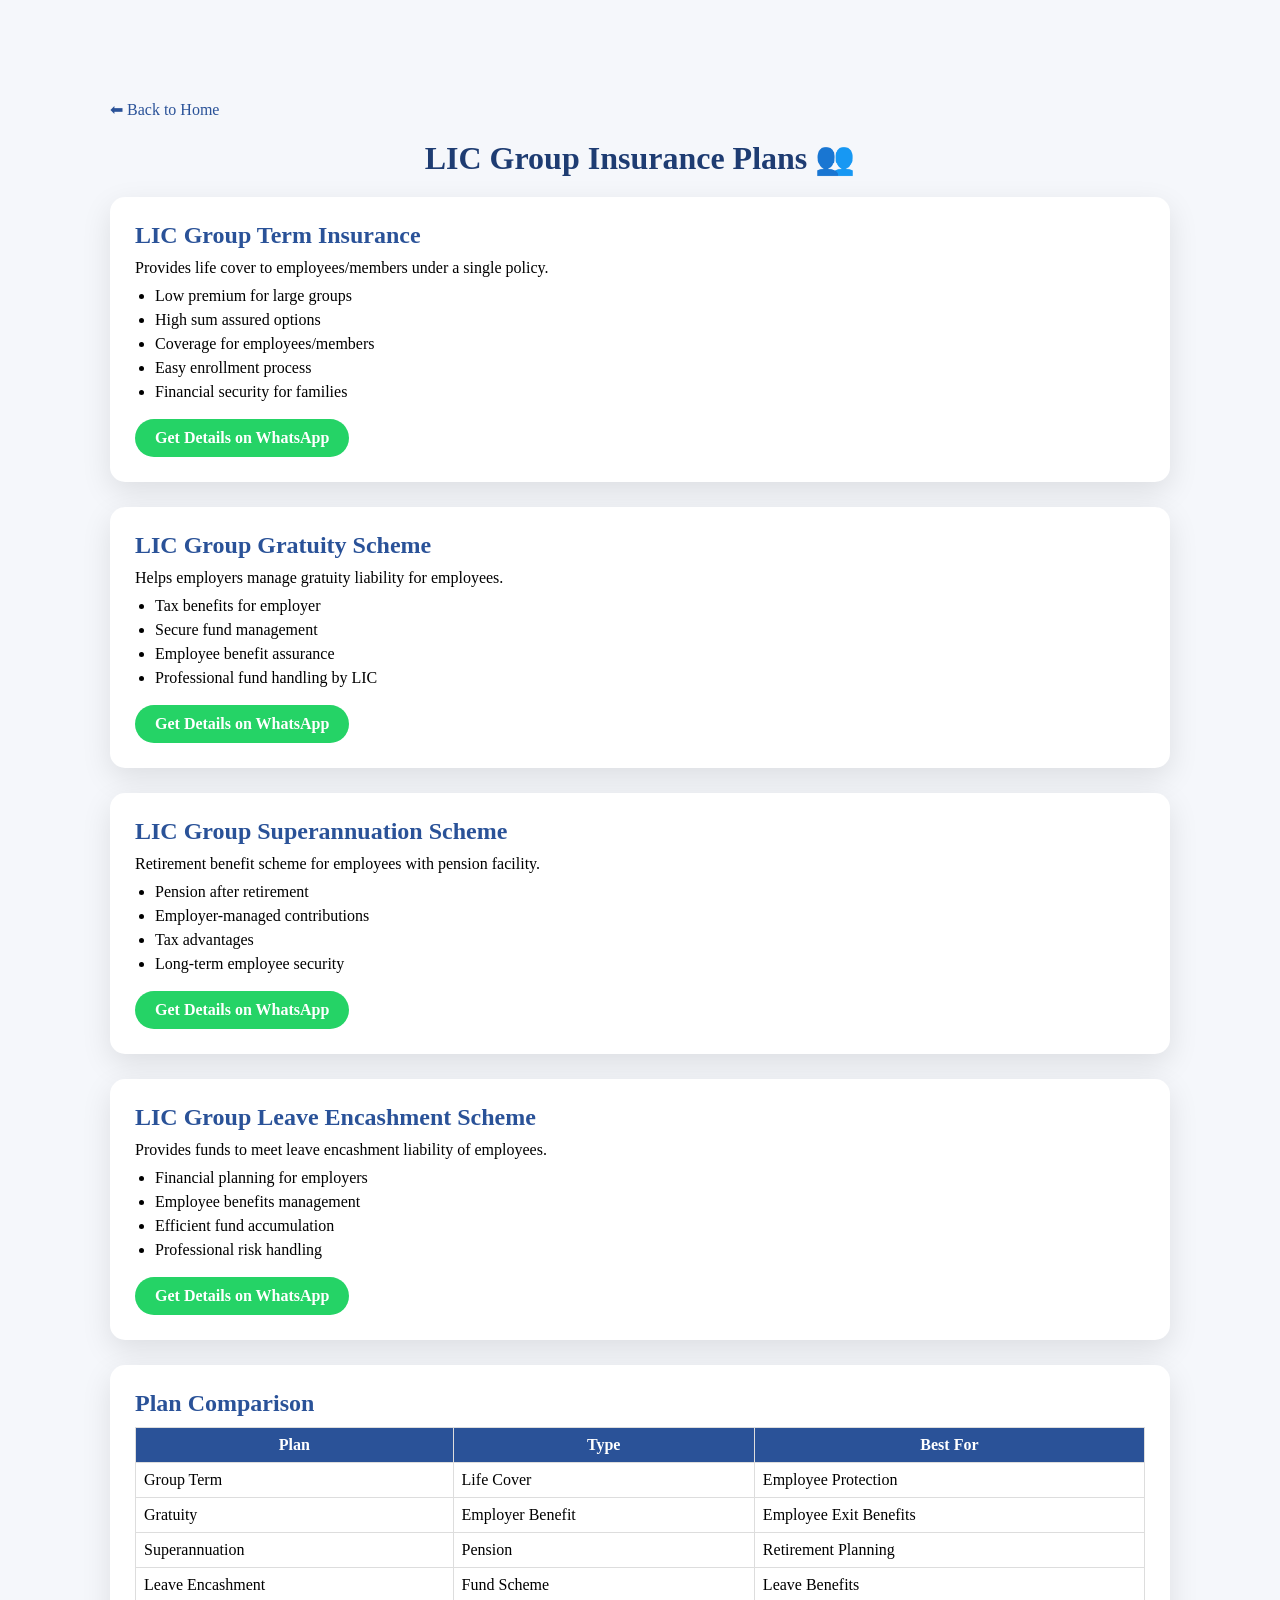
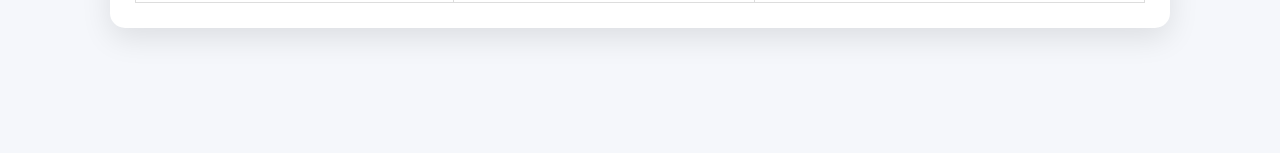
<file: Group Insurance.html>
<!DOCTYPE html>

<html lang="en">
<head>
<meta charset="UTF-8">
<meta name="viewport" content="width=device-width, initial-scale=1.0">
<title>LIC Group Insurance Plans</title>

<link rel="stylesheet" href="style.css">

<style>
body{
font-family:'Segoe UI';
background:#f5f7fb;
}

/* PAGE */
.page{
max-width:1100px;
margin:auto;
padding:100px 20px;
}

h1{
text-align:center;
color:#1e3c72;
margin-bottom:20px;
}

/* CARD */
.plan-card{
background:white;
padding:25px;
border-radius:15px;
margin-bottom:25px;
box-shadow:0 10px 30px rgba(0,0,0,0.1);
transition:0.3s;
}

.plan-card:hover{
transform:translateY(-6px);
}

.plan-card h2{
color:#2a5298;
margin-bottom:10px;
}

.plan-card ul{
margin-top:10px;
padding-left:20px;
}

.plan-card ul li{
margin-bottom:6px;
}

/* TABLE */
table{
width:100%;
border-collapse:collapse;
margin-top:10px;
}

table th, table td{
border:1px solid #ddd;
padding:8px;
}

table th{
background:#2a5298;
color:white;
}

/* BUTTON */
.whatsapp-btn{
display:inline-block;
margin-top:12px;
padding:10px 20px;
background:#25D366;
color:white;
border-radius:25px;
text-decoration:none;
font-weight:bold;
}

/* BACK */
.back{
display:inline-block;
margin-bottom:20px;
color:#2a5298;
text-decoration:none;
}
</style>

</head>

<body>

<div class="page">

<a href="index.html" class="back">⬅ Back to Home</a>

<h1>LIC Group Insurance Plans 👥</h1>

<!-- PLAN 1 -->

<div class="plan-card">
<h2>LIC Group Term Insurance</h2>

<p>Provides life cover to employees/members under a single policy.</p>

<ul>
<li>Low premium for large groups</li>
<li>High sum assured options</li>
<li>Coverage for employees/members</li>
<li>Easy enrollment process</li>
<li>Financial security for families</li>
</ul>

<a href="https://wa.me/919415556995?text=I%20want%20Group%20Term%20Insurance" class="whatsapp-btn">
Get Details on WhatsApp
</a>
</div>

<!-- PLAN 2 -->

<div class="plan-card">
<h2>LIC Group Gratuity Scheme</h2>

<p>Helps employers manage gratuity liability for employees.</p>

<ul>
<li>Tax benefits for employer</li>
<li>Secure fund management</li>
<li>Employee benefit assurance</li>
<li>Professional fund handling by LIC</li>
</ul>

<a href="https://wa.me/919415556995?text=I%20want%20Group%20Gratuity%20Scheme" class="whatsapp-btn">
Get Details on WhatsApp
</a>
</div>

<!-- PLAN 3 -->

<div class="plan-card">
<h2>LIC Group Superannuation Scheme</h2>

<p>Retirement benefit scheme for employees with pension facility.</p>

<ul>
<li>Pension after retirement</li>
<li>Employer-managed contributions</li>
<li>Tax advantages</li>
<li>Long-term employee security</li>
</ul>

<a href="https://wa.me/919415556995?text=I%20want%20Group%20Superannuation" class="whatsapp-btn">
Get Details on WhatsApp
</a>
</div>

<!-- PLAN 4 -->

<div class="plan-card">
<h2>LIC Group Leave Encashment Scheme</h2>

<p>Provides funds to meet leave encashment liability of employees.</p>

<ul>
<li>Financial planning for employers</li>
<li>Employee benefits management</li>
<li>Efficient fund accumulation</li>
<li>Professional risk handling</li>
</ul>

<a href="https://wa.me/919415556995?text=I%20want%20Leave%20Encashment%20Scheme" class="whatsapp-btn">
Get Details on WhatsApp
</a>
</div>

<!-- TABLE -->

<div class="plan-card">
<h2>Plan Comparison</h2>

<table>
<tr>
<th>Plan</th>
<th>Type</th>
<th>Best For</th>
</tr>

<tr>
<td>Group Term</td>
<td>Life Cover</td>
<td>Employee Protection</td>
</tr>

<tr>
<td>Gratuity</td>
<td>Employer Benefit</td>
<td>Employee Exit Benefits</td>
</tr>

<tr>
<td>Superannuation</td>
<td>Pension</td>
<td>Retirement Planning</td>
</tr>

<tr>
<td>Leave Encashment</td>
<td>Fund Scheme</td>
<td>Leave Benefits</td>
</tr>

</table>
</div>

</div>

</body>
</html>
</file>
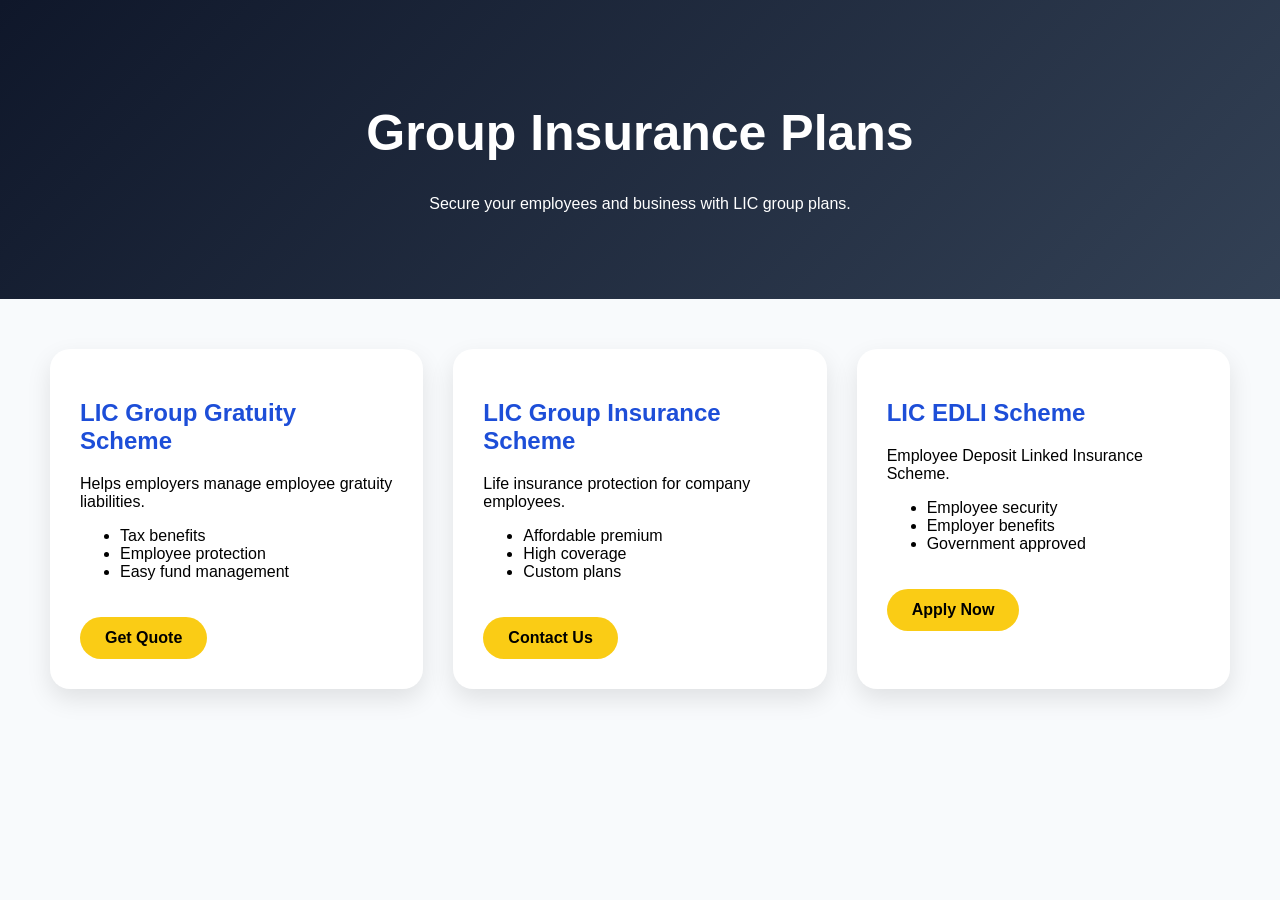
<file: group.html>
<!DOCTYPE html>
<html>
<head>

<title>Group Insurance</title>

<style>

body{
font-family:Arial;
margin:0;
background:#f8fafc;
}

.hero{
background:linear-gradient(135deg,#0f172a,#334155);
color:white;
padding:70px;
text-align:center;
}

.hero h1{
font-size:50px;
}

.grid{
display:grid;
grid-template-columns:repeat(auto-fit,minmax(300px,1fr));
gap:30px;
padding:50px;
}

.card{
background:white;
padding:30px;
border-radius:20px;
box-shadow:0 10px 25px rgba(0,0,0,0.1);
}

.card h2{
color:#1d4ed8;
}

.btn{
display:inline-block;
margin-top:20px;
padding:12px 25px;
background:#facc15;
color:black;
text-decoration:none;
border-radius:30px;
font-weight:bold;
}

</style>

</head>

<body>

<div class="hero">

<h1>Group Insurance Plans</h1>

<p>Secure your employees and business with LIC group plans.</p>

</div>

<div class="grid">

<div class="card">

<h2>LIC Group Gratuity Scheme</h2>

<p>
Helps employers manage employee gratuity liabilities.
</p>

<ul>

<li>Tax benefits</li>

<li>Employee protection</li>

<li>Easy fund management</li>

</ul>

<a href="index.html#contact" class="btn">Get Quote</a>

</div>

<div class="card">

<h2>LIC Group Insurance Scheme</h2>

<p>
Life insurance protection for company employees.
</p>

<ul>

<li>Affordable premium</li>

<li>High coverage</li>

<li>Custom plans</li>

</ul>

<a href="index.html#contact" class="btn">Contact Us</a>

</div>

<div class="card">

<h2>LIC EDLI Scheme</h2>

<p>
Employee Deposit Linked Insurance Scheme.
</p>

<ul>

<li>Employee security</li>

<li>Employer benefits</li>

<li>Government approved</li>

</ul>

<a href="index.html#contact" class="btn">Apply Now</a>

</div>

</div>

</body>
</html>
</file>
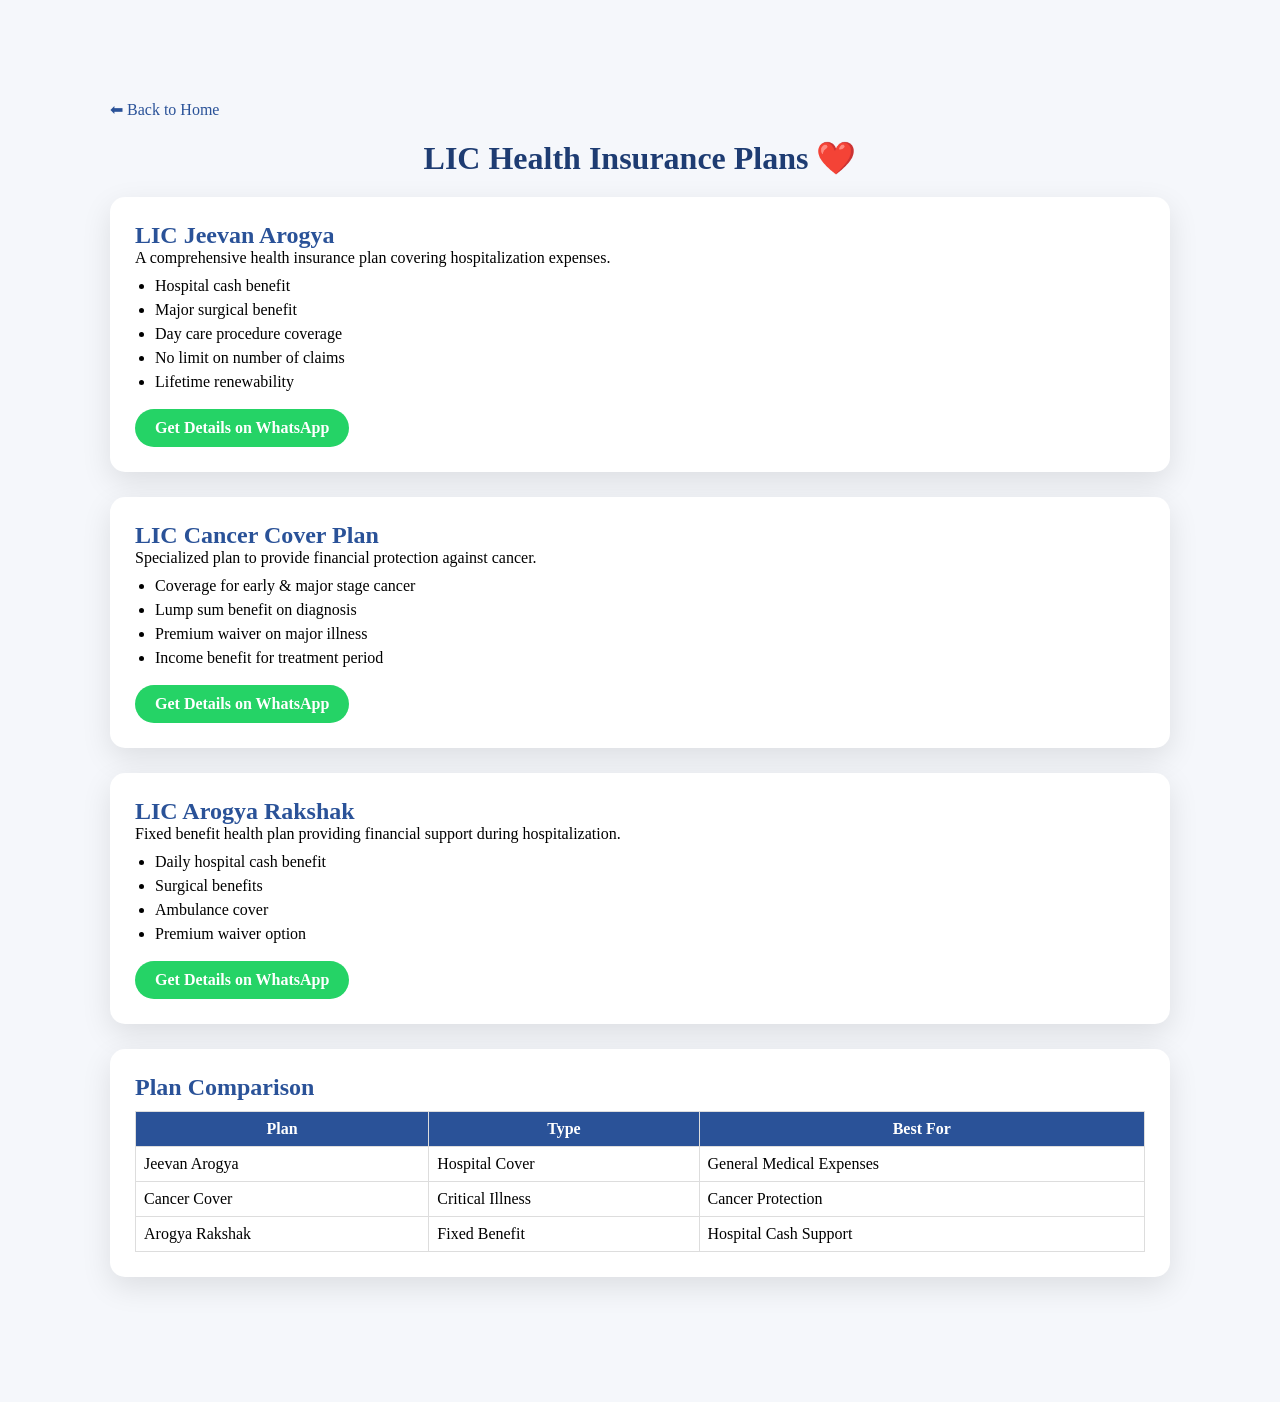
<file: health.html>
<!DOCTYPE html>

<html lang="en">
<head>
<meta charset="UTF-8">
<meta name="viewport" content="width=device-width, initial-scale=1.0">
<title>LIC Health Insurance Plans</title>

<link rel="stylesheet" href="style.css">

<style>
body{
font-family:'Segoe UI';
background:#f5f7fb;
}

/* PAGE */
.page{
max-width:1100px;
margin:auto;
padding:100px 20px;
}

h1{
text-align:center;
color:#1e3c72;
margin-bottom:20px;
}

/* CARD */
.plan-card{
background:white;
padding:25px;
border-radius:15px;
margin-bottom:25px;
box-shadow:0 10px 30px rgba(0,0,0,0.1);
transition:0.3s;
}

.plan-card:hover{
transform:translateY(-5px);
}

.plan-card h2{
color:#2a5298;
}

.plan-card ul{
margin-top:10px;
padding-left:20px;
}

.plan-card ul li{
margin-bottom:6px;
}

/* TABLE */
table{
width:100%;
border-collapse:collapse;
margin-top:10px;
}

table th, table td{
border:1px solid #ddd;
padding:8px;
}

table th{
background:#2a5298;
color:white;
}

/* BUTTON */
.whatsapp-btn{
display:inline-block;
margin-top:12px;
padding:10px 20px;
background:#25D366;
color:white;
border-radius:25px;
text-decoration:none;
font-weight:bold;
}

/* BACK */
.back{
display:inline-block;
margin-bottom:20px;
color:#2a5298;
text-decoration:none;
}
</style>

</head>

<body>

<div class="page">

<a href="index.html" class="back">⬅ Back to Home</a>

<h1>LIC Health Insurance Plans ❤️</h1>

<!-- PLAN 1 -->

<div class="plan-card">
<h2>LIC Jeevan Arogya</h2>

<p>A comprehensive health insurance plan covering hospitalization expenses.</p>

<ul>
<li>Hospital cash benefit</li>
<li>Major surgical benefit</li>
<li>Day care procedure coverage</li>
<li>No limit on number of claims</li>
<li>Lifetime renewability</li>
</ul>

<a href="https://wa.me/919415556995?text=I%20want%20LIC%20Jeevan%20Arogya" class="whatsapp-btn">
Get Details on WhatsApp
</a>
</div>

<!-- PLAN 2 -->

<div class="plan-card">
<h2>LIC Cancer Cover Plan</h2>

<p>Specialized plan to provide financial protection against cancer.</p>

<ul>
<li>Coverage for early & major stage cancer</li>
<li>Lump sum benefit on diagnosis</li>
<li>Premium waiver on major illness</li>
<li>Income benefit for treatment period</li>
</ul>

<a href="https://wa.me/919415556995?text=I%20want%20Cancer%20Cover%20Plan" class="whatsapp-btn">
Get Details on WhatsApp
</a>
</div>

<!-- PLAN 3 -->

<div class="plan-card">
<h2>LIC Arogya Rakshak</h2>

<p>Fixed benefit health plan providing financial support during hospitalization.</p>

<ul>
<li>Daily hospital cash benefit</li>
<li>Surgical benefits</li>
<li>Ambulance cover</li>
<li>Premium waiver option</li>
</ul>

<a href="https://wa.me/919415556995?text=I%20want%20Arogya%20Rakshak%20Plan" class="whatsapp-btn">
Get Details on WhatsApp
</a>
</div>

<!-- TABLE -->

<div class="plan-card">
<h2>Plan Comparison</h2>

<table>
<tr>
<th>Plan</th>
<th>Type</th>
<th>Best For</th>
</tr>

<tr>
<td>Jeevan Arogya</td>
<td>Hospital Cover</td>
<td>General Medical Expenses</td>
</tr>

<tr>
<td>Cancer Cover</td>
<td>Critical Illness</td>
<td>Cancer Protection</td>
</tr>

<tr>
<td>Arogya Rakshak</td>
<td>Fixed Benefit</td>
<td>Hospital Cash Support</td>
</tr>

</table>
</div>

</div>

</body>
</html>
</file>
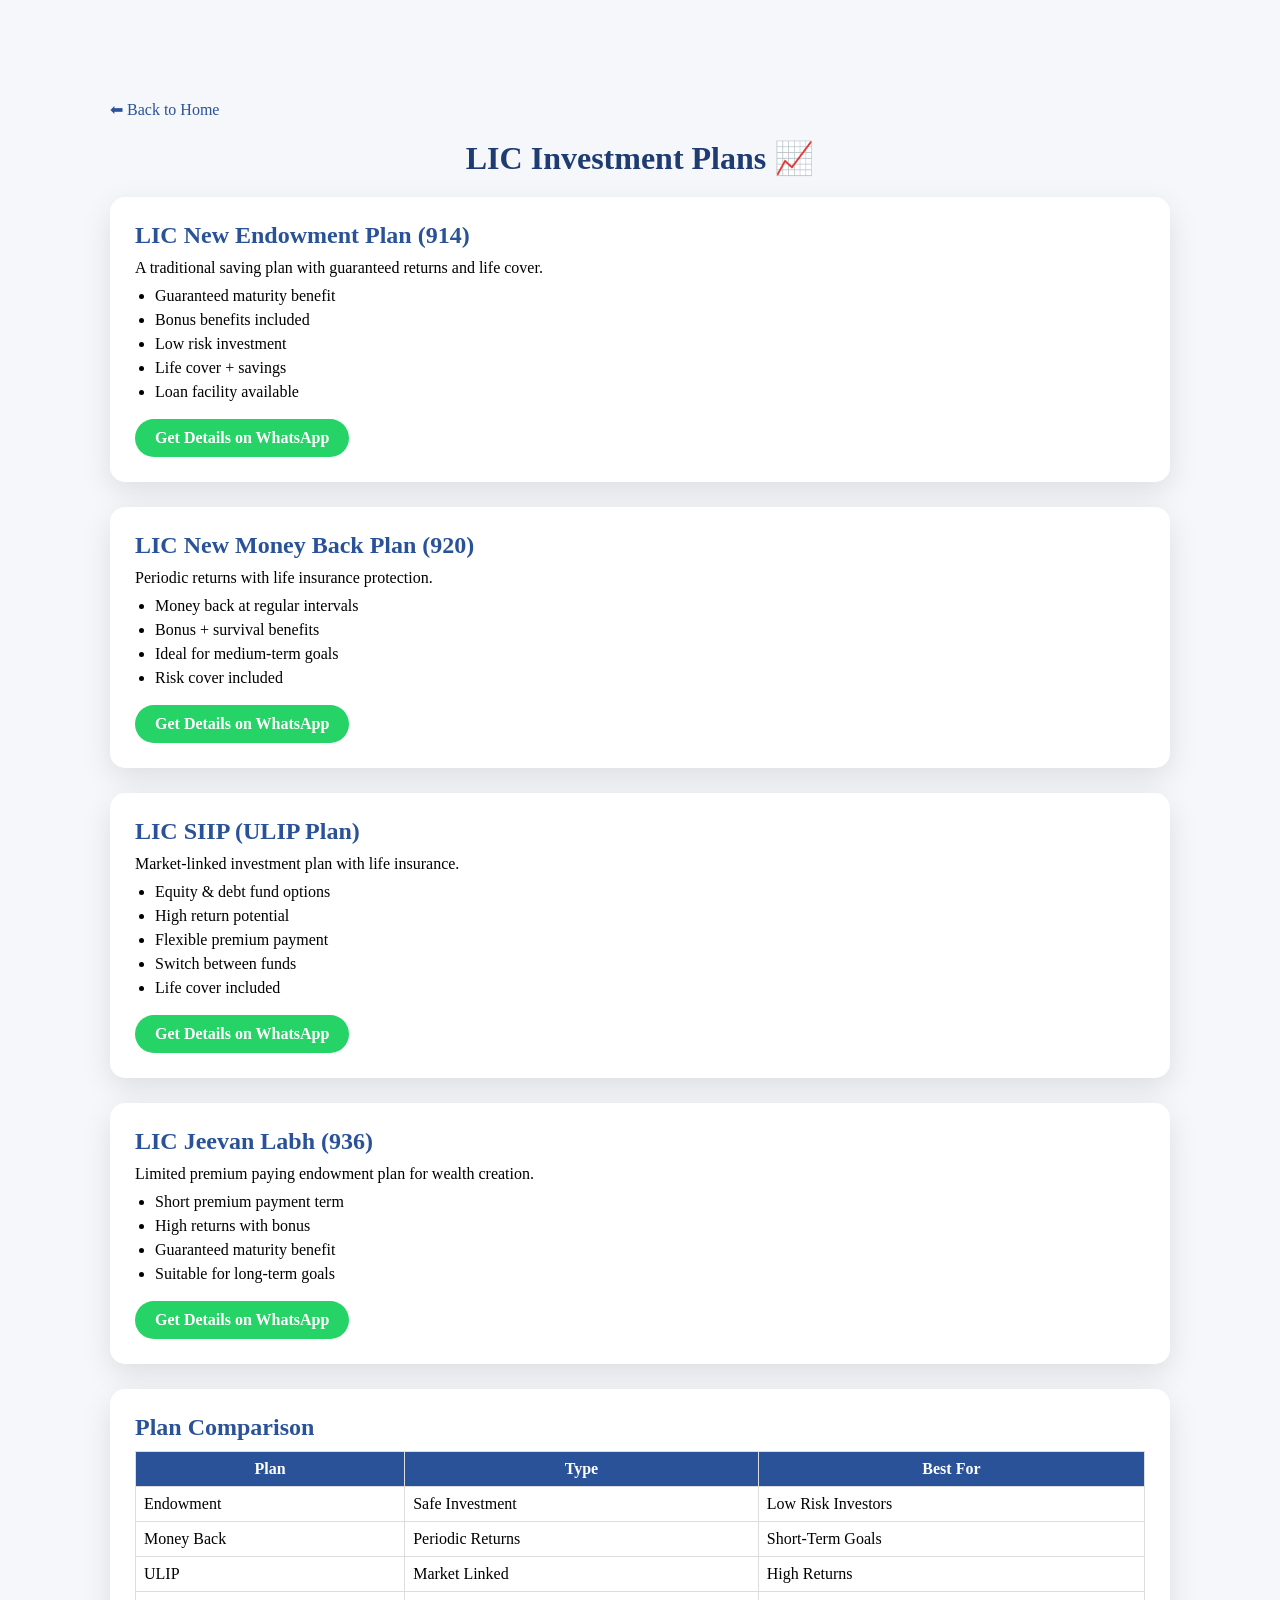
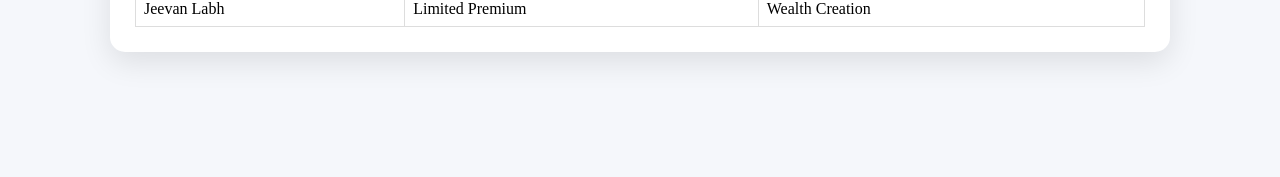
<file: Investment Plans.html>
<!DOCTYPE html>

<html lang="en">
<head>
<meta charset="UTF-8">
<meta name="viewport" content="width=device-width, initial-scale=1.0">
<title>LIC Investment Plans</title>

<link rel="stylesheet" href="style.css">

<style>
body{
font-family:'Segoe UI';
background:#f5f7fb;
}

/* PAGE */
.page{
max-width:1100px;
margin:auto;
padding:100px 20px;
}

h1{
text-align:center;
color:#1e3c72;
margin-bottom:20px;
}

/* CARD */
.plan-card{
background:white;
padding:25px;
border-radius:15px;
margin-bottom:25px;
box-shadow:0 10px 30px rgba(0,0,0,0.1);
transition:0.3s;
}

.plan-card:hover{
transform:translateY(-6px);
}

.plan-card h2{
color:#2a5298;
margin-bottom:10px;
}

.plan-card ul{
margin-top:10px;
padding-left:20px;
}

.plan-card ul li{
margin-bottom:6px;
}

/* TABLE */
table{
width:100%;
border-collapse:collapse;
margin-top:10px;
}

table th, table td{
border:1px solid #ddd;
padding:8px;
}

table th{
background:#2a5298;
color:white;
}

/* BUTTON */
.whatsapp-btn{
display:inline-block;
margin-top:12px;
padding:10px 20px;
background:#25D366;
color:white;
border-radius:25px;
text-decoration:none;
font-weight:bold;
}

/* BACK */
.back{
display:inline-block;
margin-bottom:20px;
color:#2a5298;
text-decoration:none;
}
</style>

</head>

<body>

<div class="page">

<a href="index.html" class="back">⬅ Back to Home</a>

<h1>LIC Investment Plans 📈</h1>

<!-- PLAN 1 -->

<div class="plan-card">
<h2>LIC New Endowment Plan (914)</h2>

<p>A traditional saving plan with guaranteed returns and life cover.</p>

<ul>
<li>Guaranteed maturity benefit</li>
<li>Bonus benefits included</li>
<li>Low risk investment</li>
<li>Life cover + savings</li>
<li>Loan facility available</li>
</ul>

<a href="https://wa.me/919415556995?text=I%20want%20Endowment%20Plan" class="whatsapp-btn">
Get Details on WhatsApp
</a>
</div>

<!-- PLAN 2 -->

<div class="plan-card">
<h2>LIC New Money Back Plan (920)</h2>

<p>Periodic returns with life insurance protection.</p>

<ul>
<li>Money back at regular intervals</li>
<li>Bonus + survival benefits</li>
<li>Ideal for medium-term goals</li>
<li>Risk cover included</li>
</ul>

<a href="https://wa.me/919415556995?text=I%20want%20Money%20Back%20Plan" class="whatsapp-btn">
Get Details on WhatsApp
</a>
</div>

<!-- PLAN 3 -->

<div class="plan-card">
<h2>LIC SIIP (ULIP Plan)</h2>

<p>Market-linked investment plan with life insurance.</p>

<ul>
<li>Equity & debt fund options</li>
<li>High return potential</li>
<li>Flexible premium payment</li>
<li>Switch between funds</li>
<li>Life cover included</li>
</ul>

<a href="https://wa.me/919415556995?text=I%20want%20ULIP%20Plan" class="whatsapp-btn">
Get Details on WhatsApp
</a>
</div>

<!-- PLAN 4 -->

<div class="plan-card">
<h2>LIC Jeevan Labh (936)</h2>

<p>Limited premium paying endowment plan for wealth creation.</p>

<ul>
<li>Short premium payment term</li>
<li>High returns with bonus</li>
<li>Guaranteed maturity benefit</li>
<li>Suitable for long-term goals</li>
</ul>

<a href="https://wa.me/919415556995?text=I%20want%20Jeevan%20Labh" class="whatsapp-btn">
Get Details on WhatsApp
</a>
</div>

<!-- TABLE -->

<div class="plan-card">
<h2>Plan Comparison</h2>

<table>
<tr>
<th>Plan</th>
<th>Type</th>
<th>Best For</th>
</tr>

<tr>
<td>Endowment</td>
<td>Safe Investment</td>
<td>Low Risk Investors</td>
</tr>

<tr>
<td>Money Back</td>
<td>Periodic Returns</td>
<td>Short-Term Goals</td>
</tr>

<tr>
<td>ULIP</td>
<td>Market Linked</td>
<td>High Returns</td>
</tr>

<tr>
<td>Jeevan Labh</td>
<td>Limited Premium</td>
<td>Wealth Creation</td>
</tr>

</table>
</div>

</div>

</body>
</html>
</file>
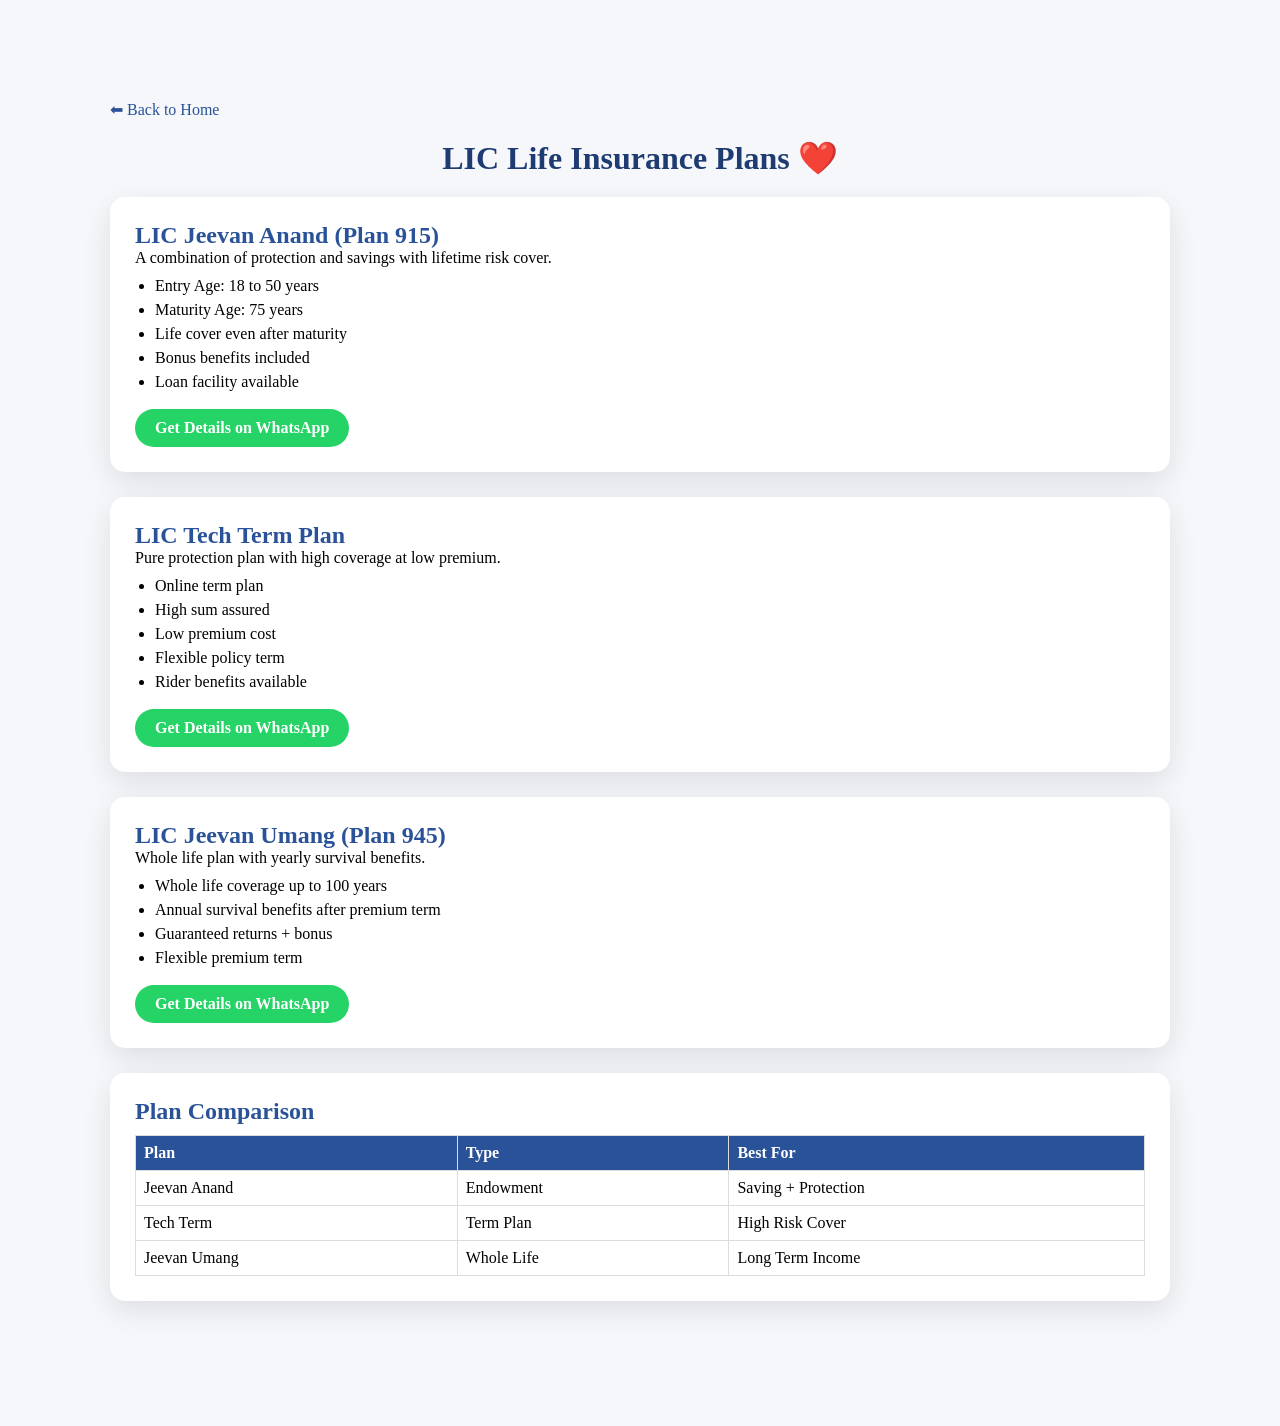
<file: life.html>
<!DOCTYPE html>

<html lang="en">
<head>
<meta charset="UTF-8">
<meta name="viewport" content="width=device-width, initial-scale=1.0">
<title>LIC Life Insurance Plans</title>

<link rel="stylesheet" href="style.css">

<style>
body{
font-family:'Segoe UI';
background:#f5f7fb;
}

/* PAGE */
.page{
max-width:1100px;
margin:auto;
padding:100px 20px;
}

h1{
text-align:center;
color:#1e3c72;
margin-bottom:20px;
}

/* CARD */
.plan-card{
background:white;
padding:25px;
border-radius:15px;
margin-bottom:25px;
box-shadow:0 10px 30px rgba(0,0,0,0.1);
transition:0.3s;
}

.plan-card:hover{
transform:translateY(-5px);
}

.plan-card h2{
color:#2a5298;
}

.plan-card ul{
margin-top:10px;
padding-left:20px;
}

.plan-card ul li{
margin-bottom:6px;
}

/* TABLE */
table{
width:100%;
border-collapse:collapse;
margin-top:10px;
}

table th, table td{
border:1px solid #ddd;
padding:8px;
text-align:left;
}

table th{
background:#2a5298;
color:white;
}

/* BUTTON */
.whatsapp-btn{
display:inline-block;
margin-top:12px;
padding:10px 20px;
background:#25D366;
color:white;
border-radius:25px;
text-decoration:none;
font-weight:bold;
}

/* BACK */
.back{
display:inline-block;
margin-bottom:20px;
color:#2a5298;
text-decoration:none;
}
</style>

</head>

<body>

<div class="page">

<a href="index.html" class="back">⬅ Back to Home</a>

<h1>LIC Life Insurance Plans ❤️</h1>

<!-- PLAN 1 -->

<div class="plan-card">
<h2>LIC Jeevan Anand (Plan 915)</h2>

<p>A combination of protection and savings with lifetime risk cover.</p>

<ul>
<li>Entry Age: 18 to 50 years</li>
<li>Maturity Age: 75 years</li>
<li>Life cover even after maturity</li>
<li>Bonus benefits included</li>
<li>Loan facility available</li>
</ul>

<a href="https://wa.me/919415556995?text=I%20want%20Jeevan%20Anand%20Plan" class="whatsapp-btn">
Get Details on WhatsApp
</a>
</div>

<!-- PLAN 2 -->

<div class="plan-card">
<h2>LIC Tech Term Plan</h2>

<p>Pure protection plan with high coverage at low premium.</p>

<ul>
<li>Online term plan</li>
<li>High sum assured</li>
<li>Low premium cost</li>
<li>Flexible policy term</li>
<li>Rider benefits available</li>
</ul>

<a href="https://wa.me/919415556995?text=I%20want%20Tech%20Term%20Plan" class="whatsapp-btn">
Get Details on WhatsApp
</a>
</div>

<!-- PLAN 3 -->

<div class="plan-card">
<h2>LIC Jeevan Umang (Plan 945)</h2>

<p>Whole life plan with yearly survival benefits.</p>

<ul>
<li>Whole life coverage up to 100 years</li>
<li>Annual survival benefits after premium term</li>
<li>Guaranteed returns + bonus</li>
<li>Flexible premium term</li>
</ul>

<a href="https://wa.me/919415556995?text=I%20want%20Jeevan%20Umang%20Plan" class="whatsapp-btn">
Get Details on WhatsApp
</a>
</div>

<!-- TABLE SUMMARY -->

<div class="plan-card">
<h2>Plan Comparison</h2>

<table>
<tr>
<th>Plan</th>
<th>Type</th>
<th>Best For</th>
</tr>

<tr>
<td>Jeevan Anand</td>
<td>Endowment</td>
<td>Saving + Protection</td>
</tr>

<tr>
<td>Tech Term</td>
<td>Term Plan</td>
<td>High Risk Cover</td>
</tr>

<tr>
<td>Jeevan Umang</td>
<td>Whole Life</td>
<td>Long Term Income</td>
</tr>

</table>

</div>

</div>

</body>
</html>
</file>
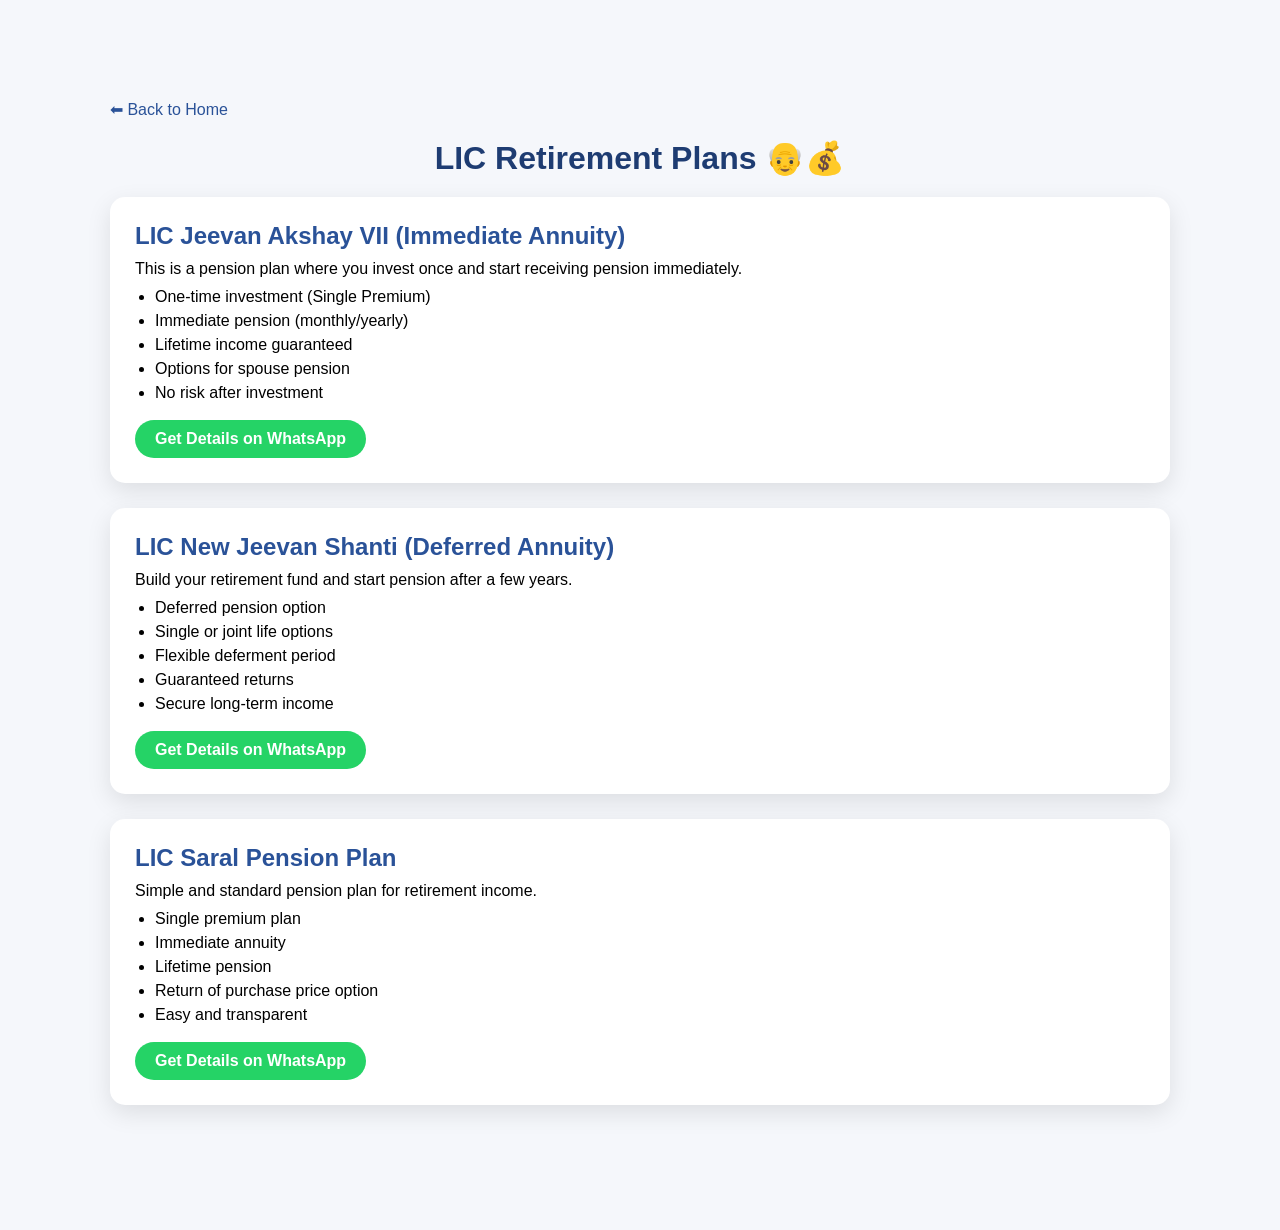
<file: retirement.html>
<!DOCTYPE html>

<html lang="en">
<head>
<meta charset="UTF-8">
<meta name="viewport" content="width=device-width, initial-scale=1.0">
<title>LIC Retirement Plans</title>

<link rel="stylesheet" href="style.css">

<style>
body {
    font-family: 'Segoe UI', sans-serif;
    background: #f5f7fb;
}

/* PAGE */
.page {
    max-width: 1100px;
    margin: auto;
    padding: 100px 20px;
}

h1 {
    text-align: center;
    color: #1e3c72;
    margin-bottom: 20px;
}

/* CARD */
.plan-card {
    background: white;
    padding: 25px;
    border-radius: 15px;
    margin-bottom: 25px;
    box-shadow: 0 8px 25px rgba(0,0,0,0.1);
    transition: 0.3s;
}

.plan-card:hover {
    transform: translateY(-5px);
}

.plan-card h2 {
    color: #2a5298;
    margin-bottom: 10px;
}

.plan-card ul {
    margin-top: 10px;
    padding-left: 20px;
}

.plan-card ul li {
    margin-bottom: 6px;
}

/* BUTTON */
.whatsapp-btn {
    display: inline-block;
    margin-top: 12px;
    padding: 10px 20px;
    background: #25D366;
    color: white;
    border-radius: 25px;
    text-decoration: none;
    font-weight: bold;
}

/* BACK BUTTON */
.back {
    display: inline-block;
    margin-bottom: 20px;
    color: #2a5298;
    text-decoration: none;
}
</style>

</head>

<body>

<div class="page">

<a href="index.html" class="back">⬅ Back to Home</a>

<h1>LIC Retirement Plans 👴💰</h1>

<!-- PLAN 1 -->

<div class="plan-card">
<h2>LIC Jeevan Akshay VII (Immediate Annuity)</h2>

<p>This is a pension plan where you invest once and start receiving pension immediately.</p>

<ul>
<li>One-time investment (Single Premium)</li>
<li>Immediate pension (monthly/yearly)</li>
<li>Lifetime income guaranteed</li>
<li>Options for spouse pension</li>
<li>No risk after investment</li>
</ul>

<a href="https://wa.me/919415556995?text=I%20want%20Jeevan%20Akshay%20Plan" class="whatsapp-btn">
Get Details on WhatsApp
</a>
</div>

<!-- PLAN 2 -->

<div class="plan-card">
<h2>LIC New Jeevan Shanti (Deferred Annuity)</h2>

<p>Build your retirement fund and start pension after a few years.</p>

<ul>
<li>Deferred pension option</li>
<li>Single or joint life options</li>
<li>Flexible deferment period</li>
<li>Guaranteed returns</li>
<li>Secure long-term income</li>
</ul>

<a href="https://wa.me/919415556995?text=I%20want%20Jeevan%20Shanti%20Plan" class="whatsapp-btn">
Get Details on WhatsApp
</a>
</div>

<!-- PLAN 3 -->

<div class="plan-card">
<h2>LIC Saral Pension Plan</h2>

<p>Simple and standard pension plan for retirement income.</p>

<ul>
<li>Single premium plan</li>
<li>Immediate annuity</li>
<li>Lifetime pension</li>
<li>Return of purchase price option</li>
<li>Easy and transparent</li>
</ul>

<a href="https://wa.me/919415556995?text=I%20want%20Saral%20Pension%20Plan" class="whatsapp-btn">
Get Details on WhatsApp
</a>
</div>

</div>

</body>
</html>
</file>
<file: style.css>
*{margin:0;padding:0;box-sizing:border-box;}
body{font-family:'Segoe UI';background:#f5f7fb;}

header{
position:fixed;width:100%;top:0;
background:linear-gradient(135deg,#1e3c72,#2a5298);
padding:15px;z-index:1000;
}

nav{
display:flex;justify-content:space-between;
align-items:center;max-width:1200px;margin:auto;
}

.logo{color:#fff;font-weight:bold;}
.nav-links{display:flex;gap:20px;list-style:none;}

.nav-links a{color:white;text-decoration:none;}
.nav-links a:hover

.cta{background:#ffd700;padding:8px 15px;border-radius:20px;}

.hero{
height:100vh;
display:flex;align-items:center;justify-content:center;
color:white;text-align:center;
background:linear-gradient(rgba(0,0,0,.5),rgba(0,0,0,.5)),
url('https://images.unsplash.com/photo-1521790360280-cc88d0c7a6c0');
background-size:cover;
}

.container{max-width:1200px;margin:auto;padding:80px 20px;}

.services{
display:grid;
grid-template-columns:repeat(auto-fit,minmax(250px,1fr));
gap:20px;
}

.card{
background:white;padding:20px;border-radius:15px;
box-shadow:0 10px 25px rgba(0,0,0,0.1);
text-decoration:none;color:black;
transition:.3s;
}

.card:hover{transform:translateY(-8px);}

.btn{
background:#25D366;color:white;
padding:10px 20px;border-radius:20px;
text-decoration:none;display:inline-block;margin-top:10px;
}

footer{
background:#111;color:white;
text-align:center;padding:20px;
}
.gallery-grid{
display:grid;
grid-template-columns:repeat(auto-fit,minmax(250px,1fr));
gap:20px;
margin-top:40px;
}

.gallery-grid img{
width:100%;
border-radius:15px;
transition:.3s;
cursor:pointer;
}

.gallery-grid img:hover{
transform:scale(1.05);
box-shadow:0 10px 20px rgba(0,0,0,0.2);
}
/* LIC Header Date & Time */

.lic-header-title {
    display: flex;
    align-items: center;
    justify-content: space-between;
    gap: 15px;
    flex-wrap: wrap;
}

#currentTime {
    color: white;
    font-size: 14px;
    font-weight: 600;
}
</file>
